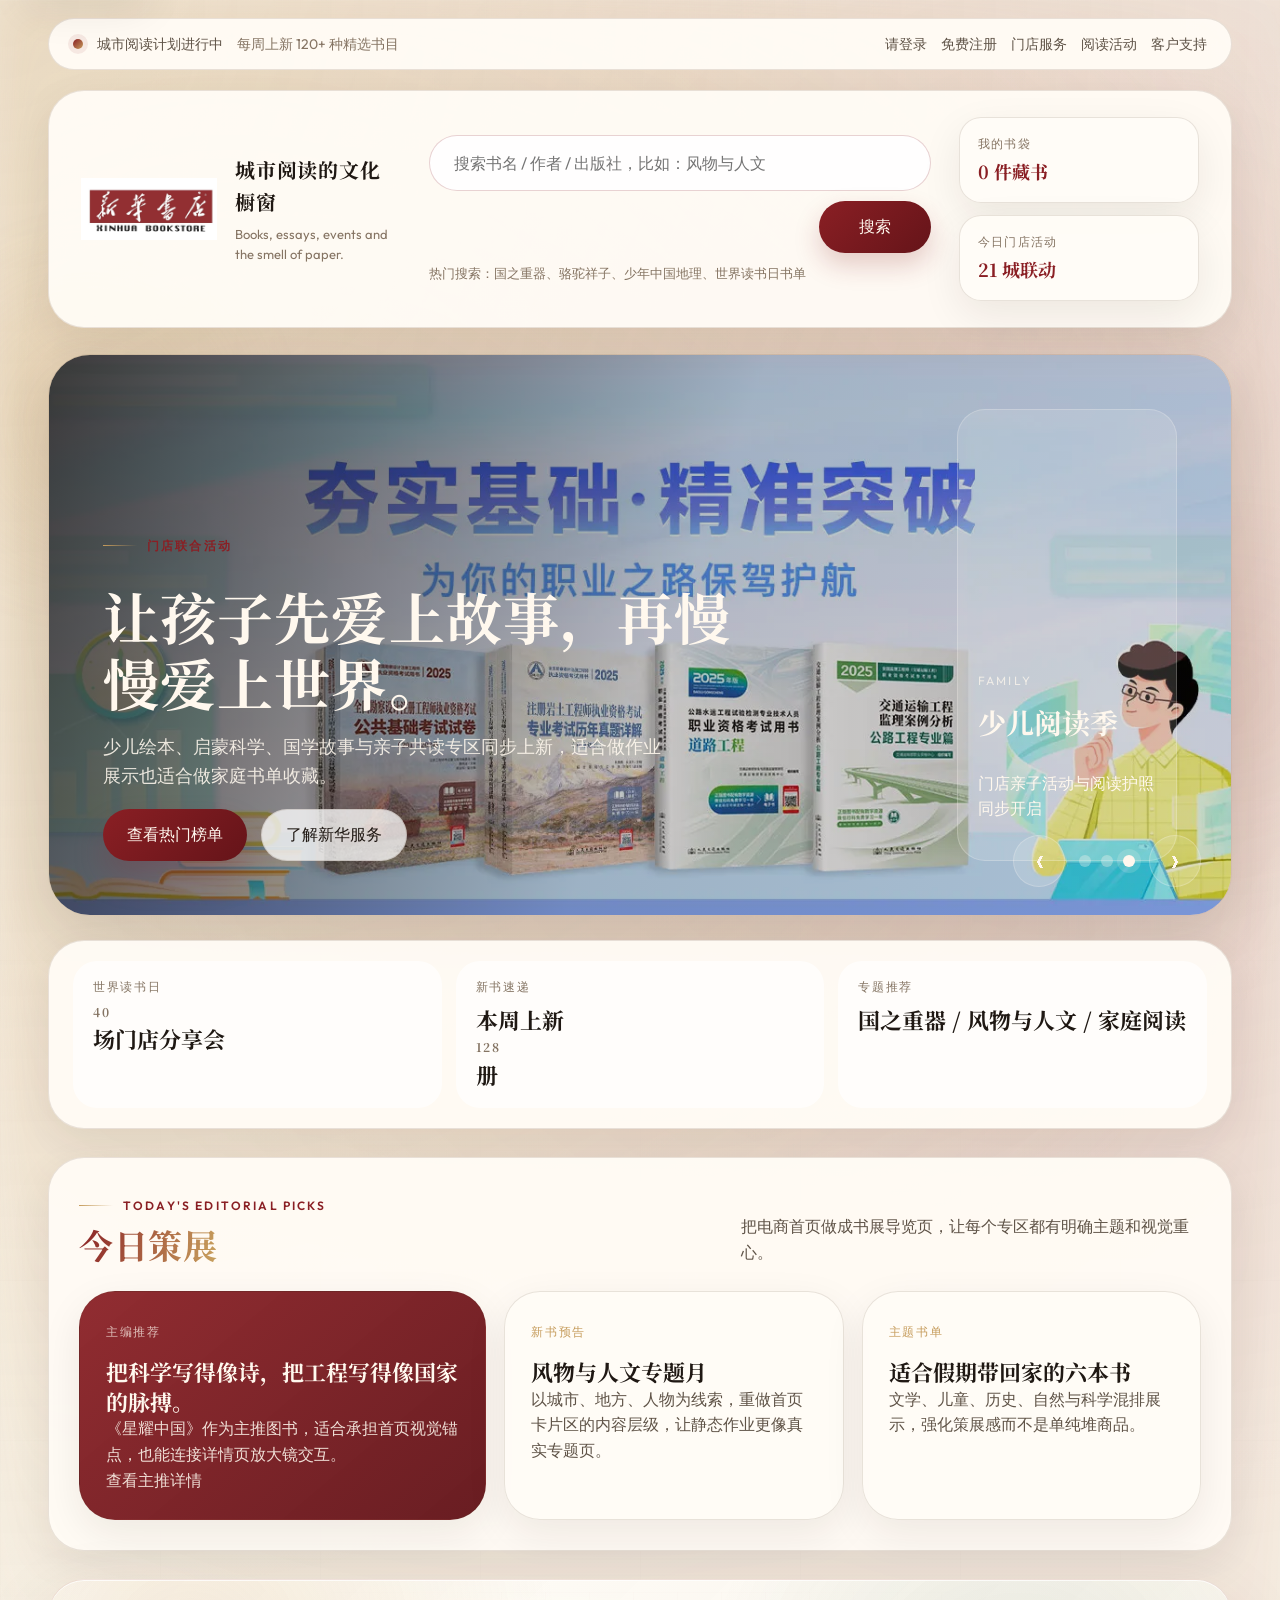
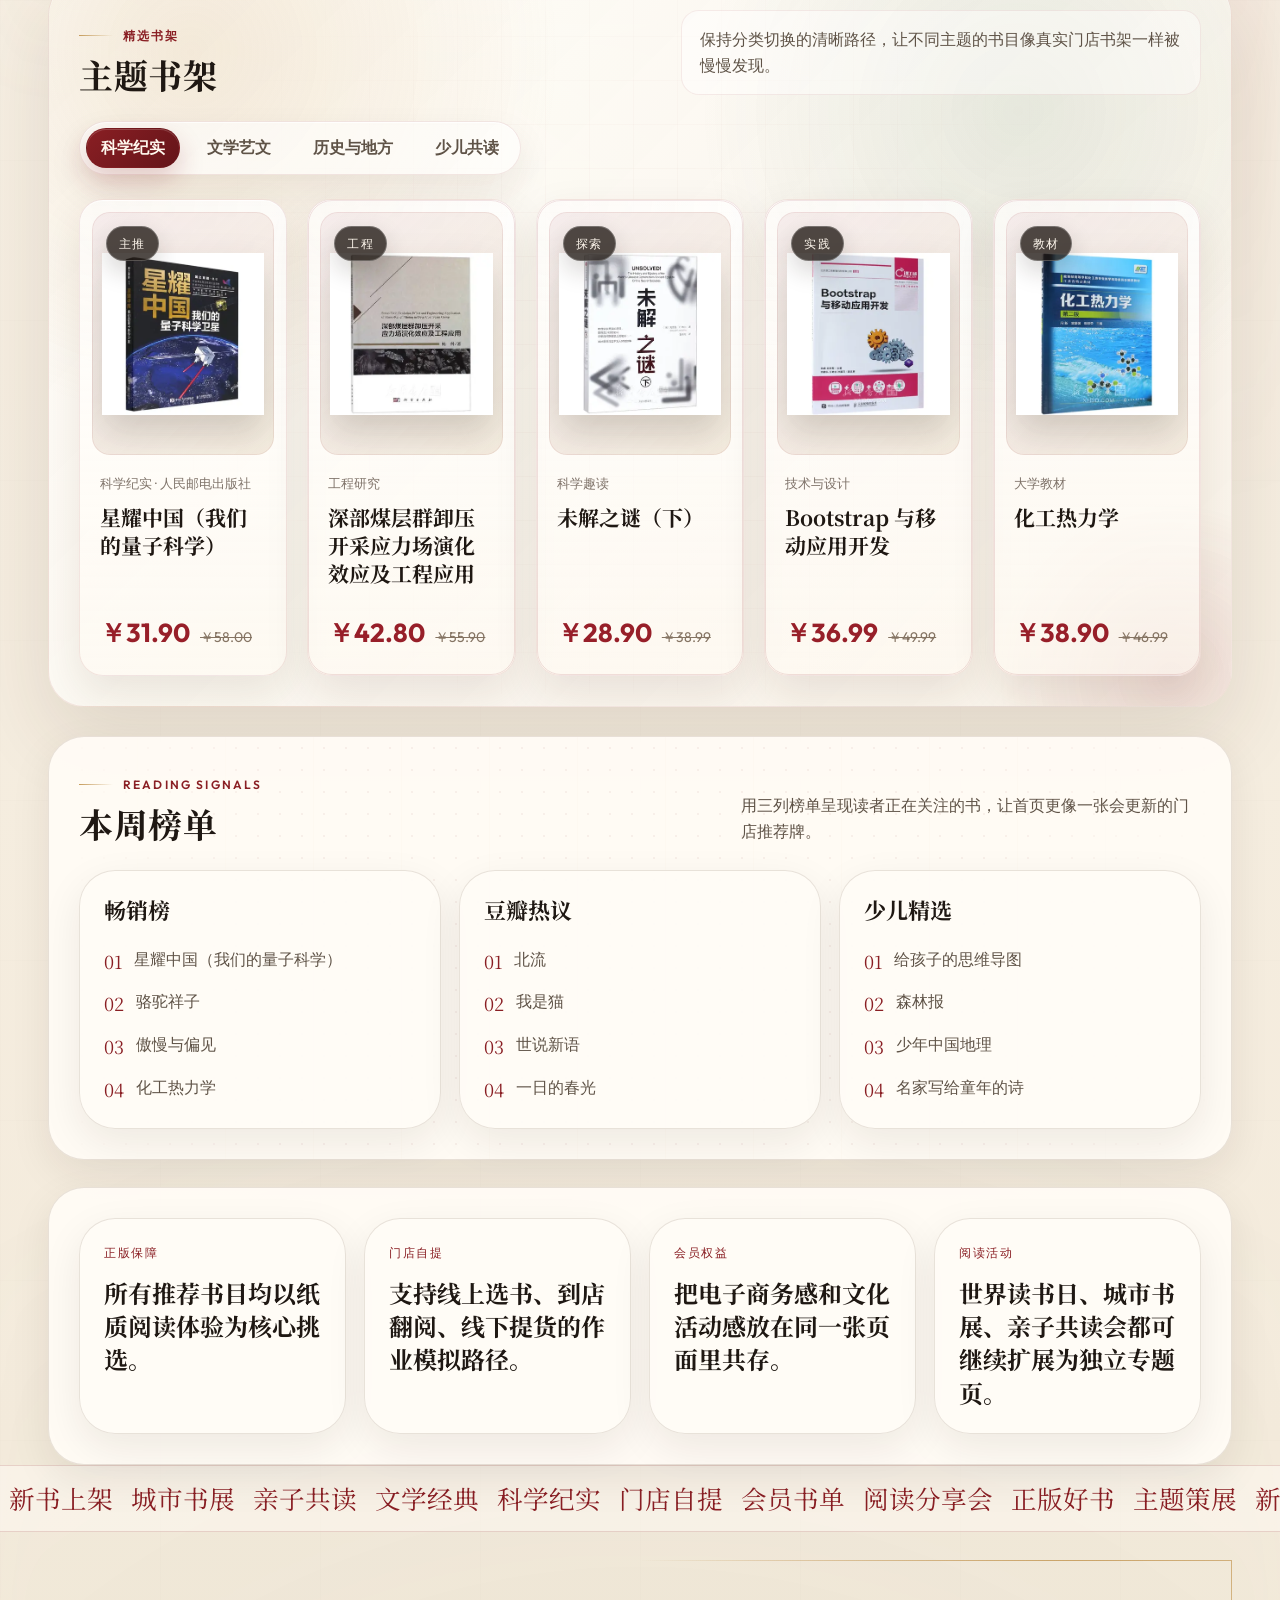
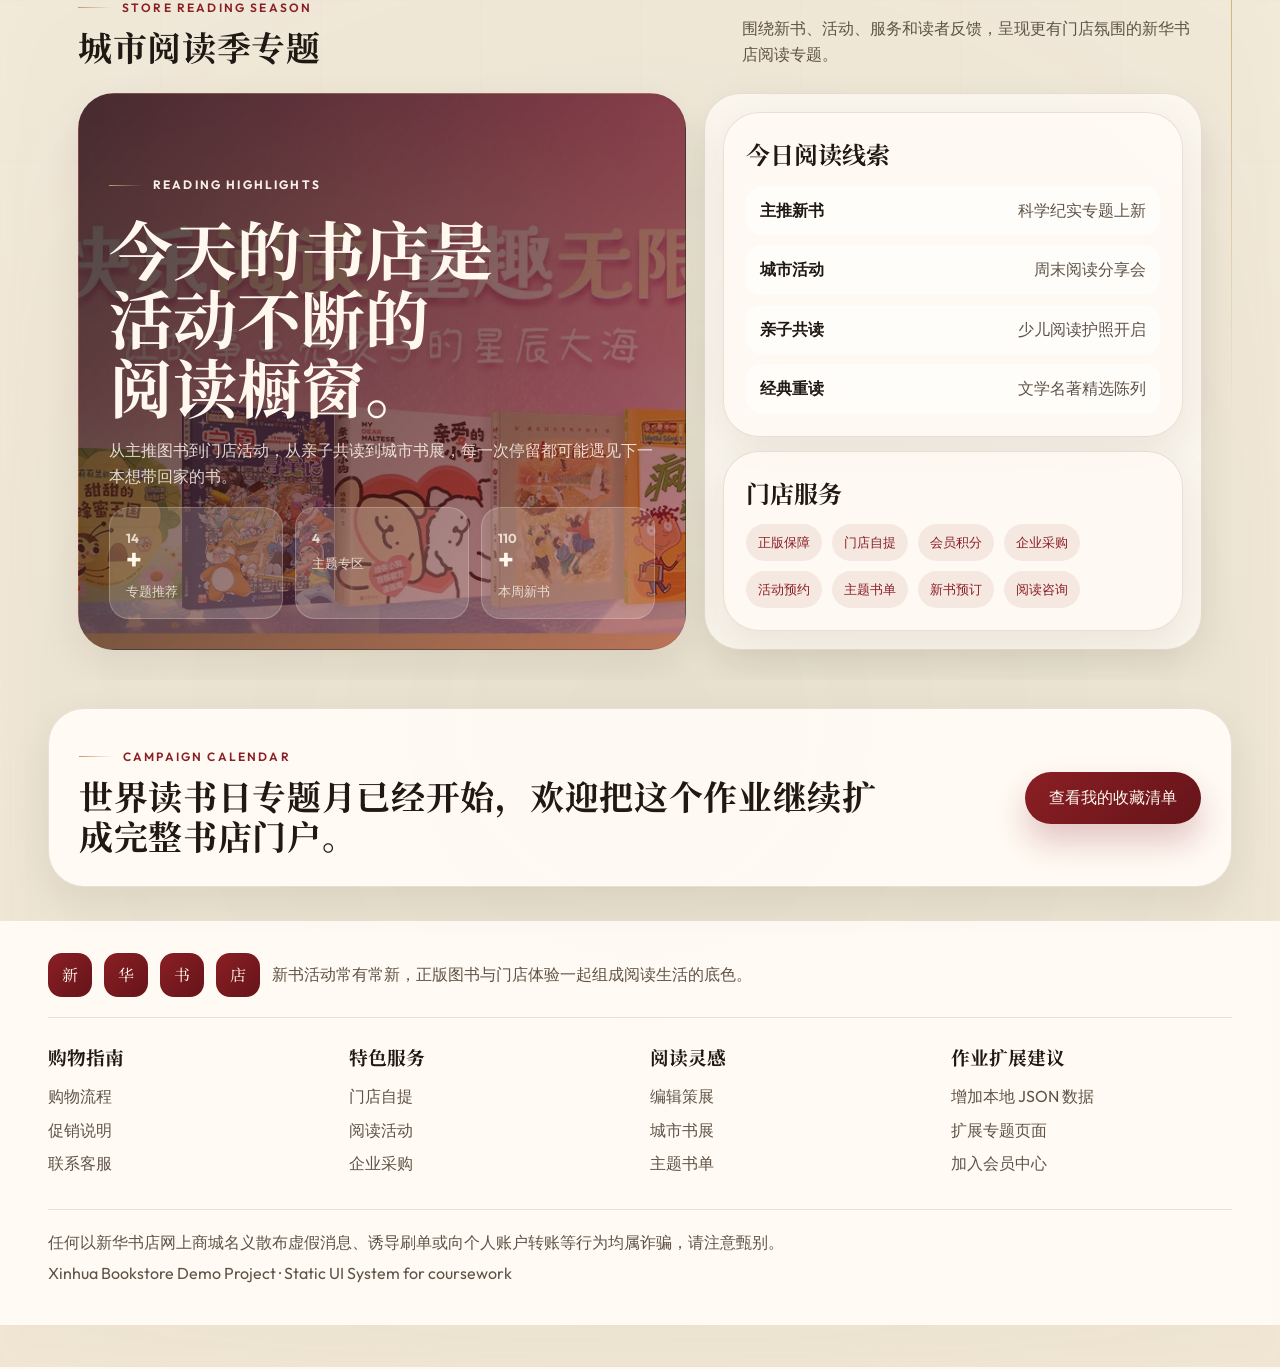
<file: index.html>
<!DOCTYPE html>
<html lang="zh-CN">

<head>
    <meta charset="UTF-8">
    <meta name="viewport" content="width=device-width, initial-scale=1.0">
    <title>新华书店 | 城市阅读的文化橱窗</title>
    <meta name="description" content="新华书店文化杂志风静态站，呈现新书、书单、主题策展与阅读活动。">
    <link rel="preconnect" href="https://fonts.googleapis.com">
    <link rel="preconnect" href="https://fonts.gstatic.com" crossorigin>
    <link href="https://fonts.googleapis.com/css2?family=Noto+Serif+SC:wght@500;700&family=Outfit:wght@400;500;600;700&display=swap" rel="stylesheet">
    <link rel="stylesheet" href="./styles/common.css">
    <link rel="stylesheet" href="./styles/index.css">
    <link rel="stylesheet" href="./styles/react-bits.css">
    <link rel="icon" type="image/png" sizes="32x32" href="./favicon_logosc1/favicon-32x32.png">
</head>

<body class="page-home">
    <div class="c-page-shell">
        <a class="c-skip-link" href="#main-content">跳到主要内容</a>
        <div class="c-paper-glow c-paper-glow--left"></div>
        <div class="c-paper-glow c-paper-glow--right"></div>

        <header class="c-site-topbar">
            <div class="c-shell c-site-topbar__inner">
                <div class="c-site-topbar__meta">
                    <span class="c-badge-dot"></span>
                    <span>城市阅读计划进行中</span>
                    <span class="u-muted">每周上新 120+ 种精选书目</span>
                </div>
                <nav class="c-site-topbar__nav" aria-label="辅助导航">
                    <a href="#">请登录</a>
                    <a href="#">免费注册</a>
                    <a href="#">门店服务</a>
                    <a href="#">阅读活动</a>
                    <a href="#">客户支持</a>
                </nav>
            </div>
        </header>

        <header class="c-site-header">
            <div class="c-shell c-site-header__inner">
                <a href="./index.html" class="c-brand-mark" aria-label="新华书店首页">
                    <img src="./images/logo.png" alt="新华书店">
                    <div class="c-brand-mark__text">
                        <strong>城市阅读的文化橱窗</strong>
                        <span>Books, essays, events and the smell of paper.</span>
                    </div>
                </a>

                <div class="c-search-panel">
                    <label class="u-sr-only" for="home-search">搜索图书</label>
                    <input id="home-search" class="c-search-panel__input" type="text" placeholder="搜索书名 / 作者 / 出版社，比如：风物与人文">
                    <button class="c-search-panel__button" type="button" data-search-trigger>搜索</button>
                    <p class="c-search-panel__hint">热门搜索：国之重器、骆驼祥子、少年中国地理、世界读书日书单</p>
                </div>

                <div class="c-header-actions">
                    <a href="./index1.html" class="c-mini-card">
                        <span class="c-mini-card__label">我的书袋</span>
                        <strong class="c-mini-card__value" data-cart-count>0 件藏书</strong>
                    </a>
                    <div class="c-mini-card c-mini-card--ghost">
                        <span class="c-mini-card__label">今日门店活动</span>
                        <strong class="c-mini-card__value">21 城联动</strong>
                    </div>
                </div>
            </div>
        </header>

        <main id="main-content">
            <section class="c-hero-banner c-shell" aria-label="主视觉轮播">
                <div class="c-hero-banner__frame">
                    <div class="c-hero-banner__rail" data-hero-rail tabindex="0">
                        <article class="c-hero-banner__slide is-active" data-slide aria-hidden="false" style="--hero-image:url('../images/banner1.jpg');">
                            <div class="c-hero-banner__copy">
                                <span class="c-overline">本周主策展</span>
                                <h1 data-rb-split>把城市的温度，翻成一页一页会发光的纸。</h1>
                                <p>从量子科学到地方风物，从少儿启蒙到文学经典，新华书店把阅读做成一场可漫游的文化展览。</p>
                                <div class="c-inline-actions">
                                    <a href="./index2.html" class="c-button c-button--primary rb-magnet">阅读主推图书</a>
                                    <a href="#shelf-section" class="c-button c-button--secondary rb-magnet">查看主题书架</a>
                                </div>
                            </div>
                            <div class="c-hero-banner__aside rb-star-border">
                                <span>VOL. 05</span>
                                <strong class="rb-shiny-text">星耀中国</strong>
                                <p>国之重器丛书特别展</p>
                            </div>
                        </article>

                        <article class="c-hero-banner__slide" data-slide aria-hidden="true" style="--hero-image:url('../images/banner2.webp');">
                            <div class="c-hero-banner__copy">
                                <span class="c-overline">主题月特展</span>
                                <h2>纸上春风计划，重新遇见文学与历史的共鸣。</h2>
                                <p>用整月时间串联文学、历史、儿童与地方文化专题，像逛展一样挑一本真正会留在你桌边的书。</p>
                                <div class="c-inline-actions">
                                    <a href="#editorial-panel" class="c-button c-button--primary">进入今日策展</a>
                                    <a href="./index1.html" class="c-button c-button--secondary">收藏本周心愿单</a>
                                </div>
                            </div>
                            <div class="c-hero-banner__aside">
                                <span>CURATION</span>
                                <strong>春日文学地图</strong>
                                <p>以阅读串起城市散步路线</p>
                            </div>
                        </article>

                        <article class="c-hero-banner__slide" data-slide aria-hidden="true" style="--hero-image:url('../images/banner3.jpg');">
                            <div class="c-hero-banner__copy">
                                <span class="c-overline">门店联合活动</span>
                                <h2>让孩子先爱上故事，再慢慢爱上世界。</h2>
                                <p>少儿绘本、启蒙科学、国学故事与亲子共读专区同步上新，适合做作业展示也适合做家庭书单收藏。</p>
                                <div class="c-inline-actions">
                                    <a href="#ranking-panel" class="c-button c-button--primary">查看热门榜单</a>
                                    <a href="#service-panel" class="c-button c-button--secondary">了解新华服务</a>
                                </div>
                            </div>
                            <div class="c-hero-banner__aside">
                                <span>FAMILY</span>
                                <strong>少儿阅读季</strong>
                                <p>门店亲子活动与阅读护照同步开启</p>
                            </div>
                        </article>
                    </div>

                    <div class="c-hero-banner__controls">
                        <button type="button" class="c-hero-banner__arrow" data-hero-prev aria-label="上一张">&#10094;</button>
                        <div class="c-hero-banner__dots" data-hero-dots aria-label="轮播分页"></div>
                        <button type="button" class="c-hero-banner__arrow" data-hero-next aria-label="下一张">&#10095;</button>
                    </div>
                </div>
            </section>

            <section class="c-shell c-marquee-strip rb-animated-list" data-reveal>
                <div class="c-marquee-strip__item">
                    <span>世界读书日</span>
                    <strong><span data-rb-count="40"></span> 场门店分享会</strong>
                </div>
                <div class="c-marquee-strip__item">
                    <span>新书速递</span>
                    <strong>本周上新 <span data-rb-count="128"></span> 册</strong>
                </div>
                <div class="c-marquee-strip__item">
                    <span>专题推荐</span>
                    <strong>国之重器 / 风物与人文 / 家庭阅读</strong>
                </div>
            </section>

            <section class="c-shell c-editorial-panel" id="editorial-panel" data-reveal>
                <div class="c-section-heading">
                    <div>
                        <span class="c-overline">Today&apos;s Editorial Picks</span>
                        <h2><span class="rb-gradient-text">今日策展</span></h2>
                    </div>
                    <p>把电商首页做成书展导览页，让每个专区都有明确主题和视觉重心。</p>
                </div>

                <div class="c-editorial-panel__grid">
                    <article class="c-editorial-card c-editorial-card--feature rb-spotlight-card rb-glare-hover">
                        <span class="c-editorial-card__tag">主编推荐</span>
                        <h3>把科学写得像诗，把工程写得像国家的脉搏。</h3>
                        <p>《星耀中国》作为主推图书，适合承担首页视觉锚点，也能连接详情页放大镜交互。</p>
                        <a href="./index2.html" class="c-text-link">查看主推详情</a>
                    </article>
                    <article class="c-editorial-card rb-spotlight-card">
                        <span class="c-editorial-card__tag">新书预告</span>
                        <h3>风物与人文专题月</h3>
                        <p>以城市、地方、人物为线索，重做首页卡片区的内容层级，让静态作业更像真实专题页。</p>
                    </article>
                    <article class="c-editorial-card rb-spotlight-card">
                        <span class="c-editorial-card__tag">主题书单</span>
                        <h3>适合假期带回家的六本书</h3>
                        <p>文学、儿童、历史、自然与科学混排展示，强化策展感而不是单纯堆商品。</p>
                    </article>
                </div>
            </section>

            <section class="c-shell c-shelf-panel" id="shelf-section" data-reveal>
                <div class="c-section-heading">
                    <div>
                        <span class="c-overline">精选书架</span>
                        <h2>主题书架</h2>
                    </div>
                    <p>保持分类切换的清晰路径，让不同主题的书目像真实门店书架一样被慢慢发现。</p>
                </div>

                <div class="c-category-tabs" role="tablist" aria-label="图书分类">
                    <button class="c-category-tabs__item is-active" type="button" role="tab" data-tab-target="science" aria-selected="true">科学纪实</button>
                    <button class="c-category-tabs__item" type="button" role="tab" data-tab-target="literature" aria-selected="false" tabindex="-1">文学艺文</button>
                    <button class="c-category-tabs__item" type="button" role="tab" data-tab-target="history" aria-selected="false" tabindex="-1">历史与地方</button>
                    <button class="c-category-tabs__item" type="button" role="tab" data-tab-target="children" aria-selected="false" tabindex="-1">少儿共读</button>
                </div>

                <div class="c-shelf-panel__content">
                    <div class="c-book-grid is-active" data-tab-panel="science" role="tabpanel" aria-hidden="false">
                    <article class="c-book-card c-book-card--wide rb-tilted-card rb-glare-hover" data-book-id="quantum-science-china" data-book-title="星耀中国（我们的量子科学）" data-book-category="科学纪实 · 人民邮电出版社" data-book-price="31.9" data-book-image="./images/kexue1.webp">
                            <div class="c-book-card__media">
                                <img src="./images/kexue1.webp" alt="星耀中国">
                                <span class="c-book-card__badge">主推</span>
                            </div>
                            <div class="c-book-card__body">
                                <div class="c-book-card__meta">科学纪实 · 人民邮电出版社</div>
                                <h3>星耀中国（我们的量子科学）</h3>
                                <p>把硬核科学翻译成公众也能读懂的叙事，这是它最适合做首页门面的原因。</p>
                                <div class="c-price-row">
                                    <strong>￥31.90</strong>
                                    <span>￥58.00</span>
                                </div>
                                <div class="c-book-card__actions">
                                    <a href="./index2.html" class="c-button c-button--primary">查看详情</a>
                                    <button type="button" class="c-chip-button" data-save-book>加入书单</button>
                                </div>
                            </div>
                        </article>

                        <article class="c-book-card rb-spotlight-card">
                            <div class="c-book-card__media"><img src="./images/kexue2.JPG" alt="深部煤层群卸压开采"><span class="c-book-card__badge">工程</span></div>
                            <div class="c-book-card__body">
                                <div class="c-book-card__meta">工程研究</div>
                                <h3>深部煤层群卸压开采应力场演化效应及工程应用</h3>
                                <div class="c-price-row"><strong>￥42.80</strong><span>￥55.90</span></div>
                            </div>
                        </article>
                        <article class="c-book-card rb-spotlight-card">
                            <div class="c-book-card__media"><img src="./images/kexue3.jpg" alt="未解之谜"><span class="c-book-card__badge">探索</span></div>
                            <div class="c-book-card__body">
                                <div class="c-book-card__meta">科学趣读</div>
                                <h3>未解之谜（下）</h3>
                                <div class="c-price-row"><strong>￥28.90</strong><span>￥38.99</span></div>
                            </div>
                        </article>
                        <article class="c-book-card rb-spotlight-card">
                            <div class="c-book-card__media"><img src="./images/kexue4.JPG" alt="移动应用开发"><span class="c-book-card__badge">实践</span></div>
                            <div class="c-book-card__body">
                                <div class="c-book-card__meta">技术与设计</div>
                                <h3>Bootstrap 与移动应用开发</h3>
                                <div class="c-price-row"><strong>￥36.99</strong><span>￥49.99</span></div>
                            </div>
                        </article>
                        <article class="c-book-card rb-spotlight-card">
                            <div class="c-book-card__media"><img src="./images/kexue5.webp" alt="化工热力学"><span class="c-book-card__badge">教材</span></div>
                            <div class="c-book-card__body">
                                <div class="c-book-card__meta">大学教材</div>
                                <h3>化工热力学</h3>
                                <div class="c-price-row"><strong>￥38.90</strong><span>￥46.99</span></div>
                            </div>
                        </article>
                    </div>

                    <div class="c-book-grid" data-tab-panel="literature" role="tabpanel" aria-hidden="true">
                        <article class="c-book-card c-book-card--wide" data-book-id="camel-xiangzi" data-book-title="骆驼祥子" data-book-category="现代文学 · 老舍" data-book-price="55" data-book-image="./images/wenxue1.jpg">
                            <div class="c-book-card__media">
                                <img src="./images/wenxue1.jpg" alt="骆驼祥子">
                                <span class="c-book-card__badge">经典</span>
                            </div>
                            <div class="c-book-card__body">
                                <div class="c-book-card__meta">现代文学 · 老舍</div>
                                <h3>骆驼祥子</h3>
                                <p>用一张更有书卷气的卡片去承接经典文学，会比普通商品宫格更有气质。</p>
                                <div class="c-price-row"><strong>￥55.00</strong><span>￥68.00</span></div>
                                <div class="c-book-card__actions">
                                    <button type="button" class="c-chip-button" data-save-book>收藏经典</button>
                                </div>
                            </div>
                        </article>
                        <article class="c-book-card"><div class="c-book-card__media"><img src="./images/wenxue2.jpg" alt="一日的春光"><span class="c-book-card__badge">散文</span></div><div class="c-book-card__body"><div class="c-book-card__meta">冰心作品</div><h3>一日的春光</h3><div class="c-price-row"><strong>￥45.88</strong><span>￥56.99</span></div></div></article>
                        <article class="c-book-card"><div class="c-book-card__media"><img src="./images/wenxue3.jpg" alt="我是猫"><span class="c-book-card__badge">小说</span></div><div class="c-book-card__body"><div class="c-book-card__meta">夏目漱石</div><h3>我是猫</h3><div class="c-price-row"><strong>￥41.99</strong><span>￥54.22</span></div></div></article>
                        <article class="c-book-card"><div class="c-book-card__media"><img src="./images/wenxue7.jpg" alt="昆虫记"><span class="c-book-card__badge">名著</span></div><div class="c-book-card__body"><div class="c-book-card__meta">博物书写</div><h3>昆虫记</h3><div class="c-price-row"><strong>￥34.99</strong><span>￥55.44</span></div></div></article>
                        <article class="c-book-card"><div class="c-book-card__media"><img src="./images/wenxue8.jpg" alt="傲慢与偏见"><span class="c-book-card__badge">译作</span></div><div class="c-book-card__body"><div class="c-book-card__meta">简·奥斯汀</div><h3>傲慢与偏见</h3><div class="c-price-row"><strong>￥41.99</strong><span>￥50.34</span></div></div></article>
                    </div>

                    <div class="c-book-grid" data-tab-panel="history" role="tabpanel" aria-hidden="true">
                        <article class="c-book-card c-book-card--wide">
                            <div class="c-book-card__media">
                                <img src="./images/lishi1.webp" alt="历史图书">
                                <span class="c-book-card__badge">地方志</span>
                            </div>
                            <div class="c-book-card__body">
                                <div class="c-book-card__meta">历史与地方</div>
                                <h3>把地方风物做成一条可阅读的路线</h3>
                                <p>历史类书架适合加入地图式描述和主题标语，增强“策展区”而不是“售卖区”的感觉。</p>
                                <div class="c-price-row"><strong>￥49.90</strong><span>￥69.00</span></div>
                            </div>
                        </article>
                        <article class="c-book-card"><div class="c-book-card__media"><img src="./images/lishi2.webp" alt="历史图书"><span class="c-book-card__badge">史学</span></div><div class="c-book-card__body"><div class="c-book-card__meta">通识阅读</div><h3>文明与秩序</h3><div class="c-price-row"><strong>￥35.80</strong><span>￥48.80</span></div></div></article>
                        <article class="c-book-card"><div class="c-book-card__media"><img src="./images/lishi3.webp" alt="历史图书"><span class="c-book-card__badge">人物</span></div><div class="c-book-card__body"><div class="c-book-card__meta">人物传记</div><h3>城与人的故事</h3><div class="c-price-row"><strong>￥33.60</strong><span>￥45.00</span></div></div></article>
                        <article class="c-book-card"><div class="c-book-card__media"><img src="./images/lishi4.jpg" alt="历史图书"><span class="c-book-card__badge">文化</span></div><div class="c-book-card__body"><div class="c-book-card__meta">地方文化</div><h3>行旅中的中国</h3><div class="c-price-row"><strong>￥39.40</strong><span>￥57.00</span></div></div></article>
                        <article class="c-book-card"><div class="c-book-card__media"><img src="./images/lishi5.webp" alt="历史图书"><span class="c-book-card__badge">专题</span></div><div class="c-book-card__body"><div class="c-book-card__meta">博物馆联读</div><h3>从展柜回到纸页</h3><div class="c-price-row"><strong>￥45.90</strong><span>￥62.00</span></div></div></article>
                    </div>

                    <div class="c-book-grid" data-tab-panel="children" role="tabpanel" aria-hidden="true">
                        <article class="c-book-card c-book-card--wide">
                            <div class="c-book-card__media">
                                <img src="./images/ertong1.webp" alt="儿童图书">
                                <span class="c-book-card__badge">亲子</span>
                            </div>
                            <div class="c-book-card__body">
                                <div class="c-book-card__meta">少儿共读</div>
                                <h3>先爱上故事，再慢慢爱上世界</h3>
                                <p>少儿区更适合加入明快色块和陪伴型文案，但仍然保持整站的文化杂志风基调。</p>
                                <div class="c-price-row"><strong>￥59.00</strong><span>￥88.00</span></div>
                            </div>
                        </article>
                        <article class="c-book-card"><div class="c-book-card__media"><img src="./images/ertong2.webp" alt="儿童图书"><span class="c-book-card__badge">启蒙</span></div><div class="c-book-card__body"><div class="c-book-card__meta">低龄阅读</div><h3>陪孩子看见自然</h3><div class="c-price-row"><strong>￥42.00</strong><span>￥66.00</span></div></div></article>
                        <article class="c-book-card"><div class="c-book-card__media"><img src="./images/ertong3.webp" alt="儿童图书"><span class="c-book-card__badge">科普</span></div><div class="c-book-card__body"><div class="c-book-card__meta">儿童科学</div><h3>给孩子看得懂的趣味物理</h3><div class="c-price-row"><strong>￥46.80</strong><span>￥59.80</span></div></div></article>
                        <article class="c-book-card"><div class="c-book-card__media"><img src="./images/ertong4.webp" alt="儿童图书"><span class="c-book-card__badge">国学</span></div><div class="c-book-card__body"><div class="c-book-card__meta">传统文化</div><h3>一天一个小古文</h3><div class="c-price-row"><strong>￥52.50</strong><span>￥79.00</span></div></div></article>
                        <article class="c-book-card"><div class="c-book-card__media"><img src="./images/ertong5.webp" alt="儿童图书"><span class="c-book-card__badge">绘本</span></div><div class="c-book-card__body"><div class="c-book-card__meta">家庭共读</div><h3>会发光的成长故事</h3><div class="c-price-row"><strong>￥38.20</strong><span>￥55.00</span></div></div></article>
                    </div>
                </div>
            </section>

            <section class="c-shell c-ranking-panel" id="ranking-panel" data-reveal>
                <div class="rb-dot-grid" aria-hidden="true"></div>
                <div class="c-section-heading">
                    <div>
                        <span class="c-overline">Reading Signals</span>
                        <h2>本周榜单</h2>
                    </div>
                    <p>用三列榜单呈现读者正在关注的书，让首页更像一张会更新的门店推荐牌。</p>
                </div>

                <div class="c-ranking-panel__grid">
                    <article class="c-ranking-card rb-spotlight-card">
                        <h3>畅销榜</h3>
                        <ol>
                            <li><span>01</span><strong>星耀中国（我们的量子科学）</strong></li>
                            <li><span>02</span><strong>骆驼祥子</strong></li>
                            <li><span>03</span><strong>傲慢与偏见</strong></li>
                            <li><span>04</span><strong>化工热力学</strong></li>
                        </ol>
                    </article>
                    <article class="c-ranking-card rb-spotlight-card">
                        <h3>豆瓣热议</h3>
                        <ol>
                            <li><span>01</span><strong>北流</strong></li>
                            <li><span>02</span><strong>我是猫</strong></li>
                            <li><span>03</span><strong>世说新语</strong></li>
                            <li><span>04</span><strong>一日的春光</strong></li>
                        </ol>
                    </article>
                    <article class="c-ranking-card rb-spotlight-card">
                        <h3>少儿精选</h3>
                        <ol>
                            <li><span>01</span><strong>给孩子的思维导图</strong></li>
                            <li><span>02</span><strong>森林报</strong></li>
                            <li><span>03</span><strong>少年中国地理</strong></li>
                            <li><span>04</span><strong>名家写给童年的诗</strong></li>
                        </ol>
                    </article>
                </div>
            </section>

            <section class="c-shell c-feature-strip" id="service-panel" data-reveal>
                <article class="c-feature-strip__card rb-spotlight-card">
                    <span>正版保障</span>
                    <h3>所有推荐书目均以纸质阅读体验为核心挑选。</h3>
                </article>
                <article class="c-feature-strip__card rb-spotlight-card">
                    <span>门店自提</span>
                    <h3>支持线上选书、到店翻阅、线下提货的作业模拟路径。</h3>
                </article>
                <article class="c-feature-strip__card rb-spotlight-card">
                    <span>会员权益</span>
                    <h3>把电子商务感和文化活动感放在同一张页面里共存。</h3>
                </article>
                <article class="c-feature-strip__card rb-spotlight-card">
                    <span>阅读活动</span>
                    <h3>世界读书日、城市书展、亲子共读会都可继续扩展为独立专题页。</h3>
                </article>
            </section>

            <section class="rb-velocity-strip" aria-label="新华书店阅读主题跑马灯">
                <div class="rb-velocity-strip__track">
                    <div class="rb-velocity-strip__line">
                        <span>新书上架</span><span>城市书展</span><span>亲子共读</span><span>文学经典</span><span>科学纪实</span><span>门店自提</span><span>会员书单</span><span>阅读分享会</span><span>正版好书</span><span>主题策展</span>
                    </div>
                    <div class="rb-velocity-strip__line" aria-hidden="true">
                        <span>新书上架</span><span>城市书展</span><span>亲子共读</span><span>文学经典</span><span>科学纪实</span><span>门店自提</span><span>会员书单</span><span>阅读分享会</span><span>正版好书</span><span>主题策展</span>
                    </div>
                </div>
            </section>

            <section class="c-shell rb-bits-lab rb-star-border" id="react-bits-lab" data-reveal>
                <div class="c-section-heading">
                    <div>
                        <span class="c-overline">Store Reading Season</span>
                        <h2>城市阅读季专题</h2>
                    </div>
                    <p>围绕新书、活动、服务和读者反馈，呈现更有门店氛围的新华书店阅读专题。</p>
                </div>

                <div class="rb-bits-lab__grid">
                    <article class="rb-bits-lab__hero rb-glare-hover">
                        <span class="c-overline rb-shiny-text">Reading Highlights</span>
                        <h3>今天的书店是 <span data-rb-rotate="新书满架的|活动不断的|适合慢逛的"></span> 阅读橱窗。</h3>
                        <p>从主推图书到门店活动，从亲子共读到城市书展，每一次停留都可能遇见下一本想带回家的书。</p>
                        <div class="rb-bits-lab__metrics">
                            <div class="rb-bits-lab__metric">
                                <strong><span data-rb-count="14"></span>+</strong>
                                <span>专题推荐</span>
                            </div>
                            <div class="rb-bits-lab__metric">
                                <strong><span data-rb-count="4"></span></strong>
                                <span>主题专区</span>
                            </div>
                            <div class="rb-bits-lab__metric">
                                <strong><span data-rb-count="110"></span>+</strong>
                                <span>本周新书</span>
                            </div>
                        </div>
                    </article>

                    <div class="rb-bits-lab__stack rb-animated-list">
                        <article class="rb-bits-lab__panel rb-spotlight-card">
                            <h3>今日阅读线索</h3>
                            <ul class="rb-bits-list">
                                <li><strong>主推新书</strong><span>科学纪实专题上新</span></li>
                                <li><strong>城市活动</strong><span>周末阅读分享会</span></li>
                                <li><strong>亲子共读</strong><span>少儿阅读护照开启</span></li>
                                <li><strong>经典重读</strong><span>文学名著精选陈列</span></li>
                            </ul>
                        </article>
                        <article class="rb-bits-lab__panel rb-spotlight-card">
                            <h3>门店服务</h3>
                            <div class="rb-bits-tag-cloud">
                                <span>正版保障</span>
                                <span>门店自提</span>
                                <span>会员积分</span>
                                <span>企业采购</span>
                                <span>活动预约</span>
                                <span>主题书单</span>
                                <span>新书预订</span>
                                <span>阅读咨询</span>
                            </div>
                        </article>
                    </div>
                </div>
            </section>

            <section class="c-shell c-campaign-banner" data-reveal>
                <div>
                    <span class="c-overline">Campaign Calendar</span>
                    <h2>世界读书日专题月已经开始，欢迎把这个作业继续扩成完整书店门户。</h2>
                </div>
                <a href="./index1.html" class="c-button c-button--primary">查看我的收藏清单</a>
            </section>
        </main>

        <footer class="c-site-footer" data-reveal>
            <div class="c-shell">
                <div class="c-site-footer__motto">
                    <span>新</span>
                    <span>华</span>
                    <span>书</span>
                    <span>店</span>
                    <p>新书活动常有常新，正版图书与门店体验一起组成阅读生活的底色。</p>
                </div>

                <div class="c-site-footer__grid">
                    <div>
                        <h3>购物指南</h3>
                        <a href="#">购物流程</a>
                        <a href="#">促销说明</a>
                        <a href="#">联系客服</a>
                    </div>
                    <div>
                        <h3>特色服务</h3>
                        <a href="#">门店自提</a>
                        <a href="#">阅读活动</a>
                        <a href="#">企业采购</a>
                    </div>
                    <div>
                        <h3>阅读灵感</h3>
                        <a href="#">编辑策展</a>
                        <a href="#">城市书展</a>
                        <a href="#">主题书单</a>
                    </div>
                    <div>
                        <h3>作业扩展建议</h3>
                        <a href="#">增加本地 JSON 数据</a>
                        <a href="#">扩展专题页面</a>
                        <a href="#">加入会员中心</a>
                    </div>
                </div>

                <div class="c-site-footer__bottom">
                    <p>任何以新华书店网上商城名义散布虚假消息、诱导刷单或向个人账户转账等行为均属诈骗，请注意甄别。</p>
                    <p class="u-muted">Xinhua Bookstore Demo Project · Static UI System for coursework</p>
                </div>
            </div>
        </footer>

        <button type="button" class="c-to-top" aria-label="返回顶部" data-to-top>TOP</button>
    </div>

    <div class="c-toast-stack" aria-live="polite" aria-atomic="true"></div>

    <script type="module" src="./js/shared.js"></script>
    <script type="module" src="./js/search.js"></script>
    <script type="module" src="./js/cart.js"></script>
    <script type="module" src="./js/home.js"></script>
    <script type="module" src="./js/react-bits.js"></script>
</body>

</html>
</file>
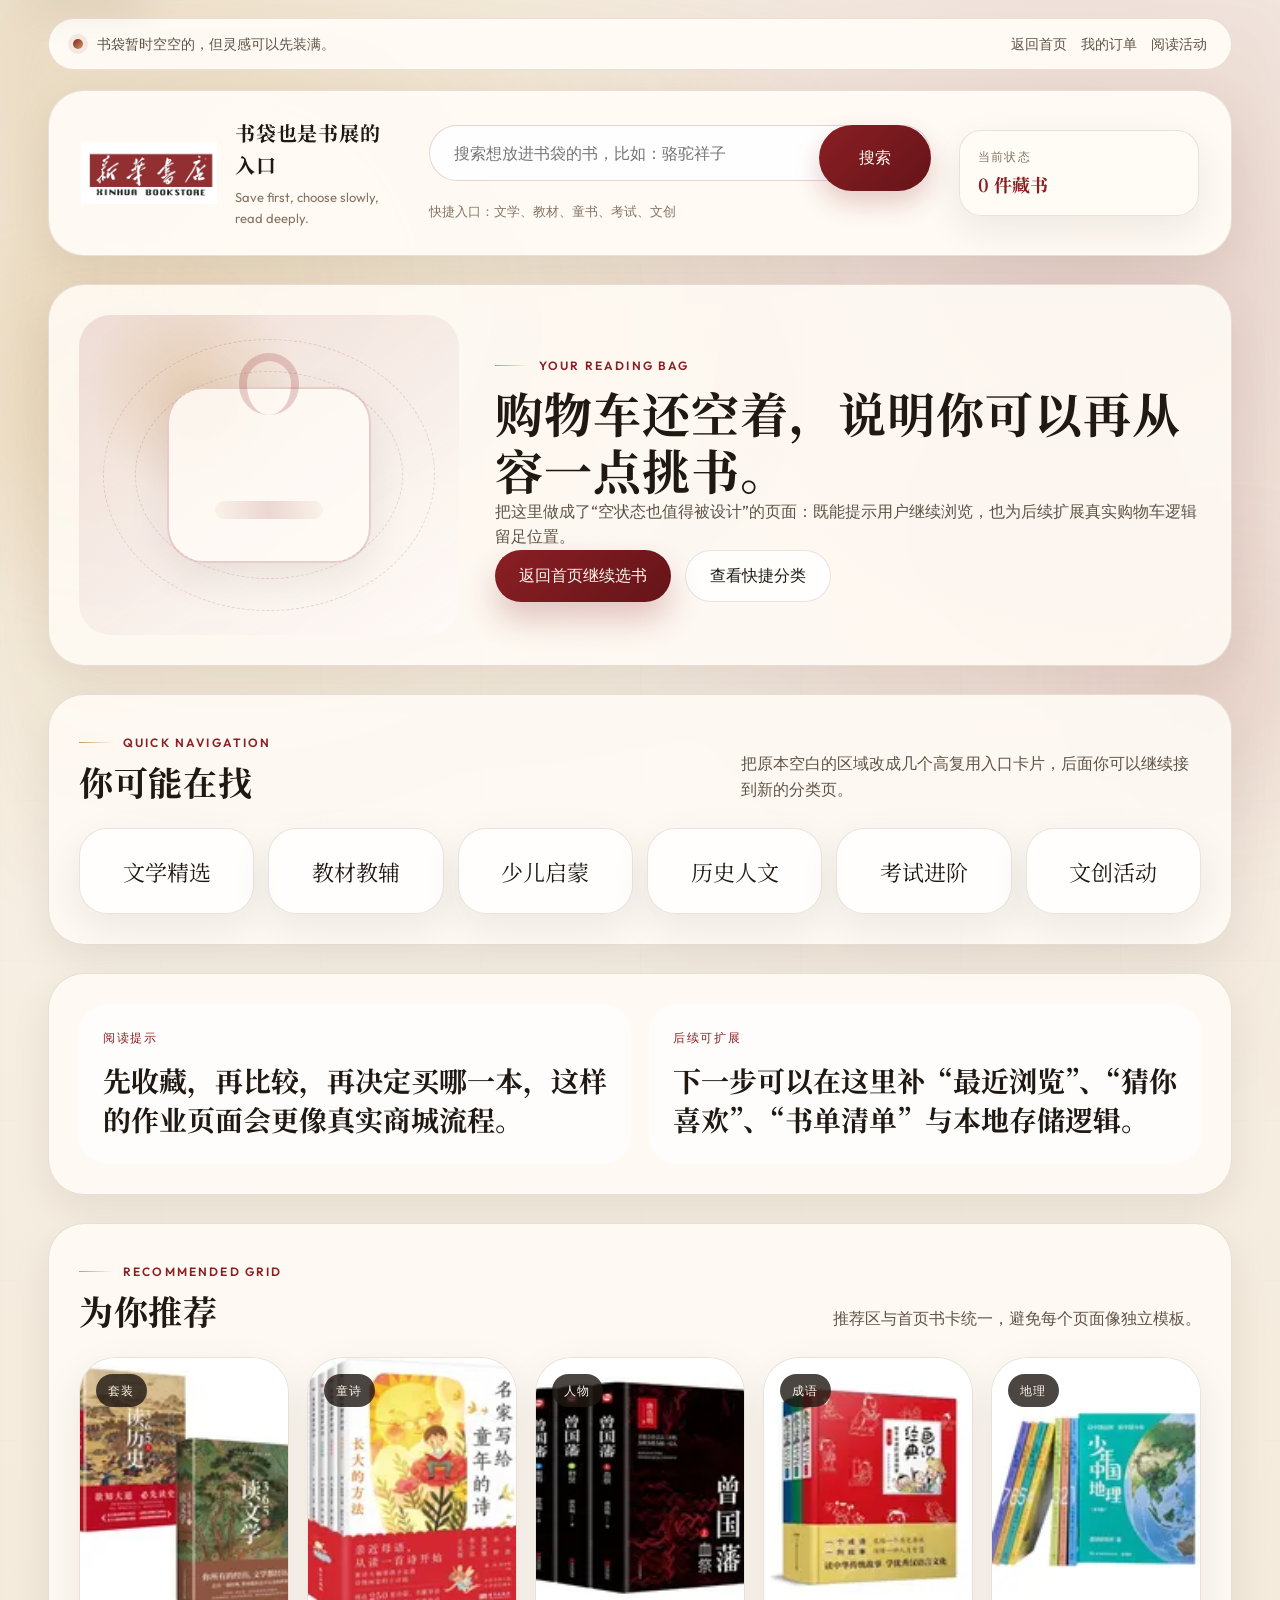
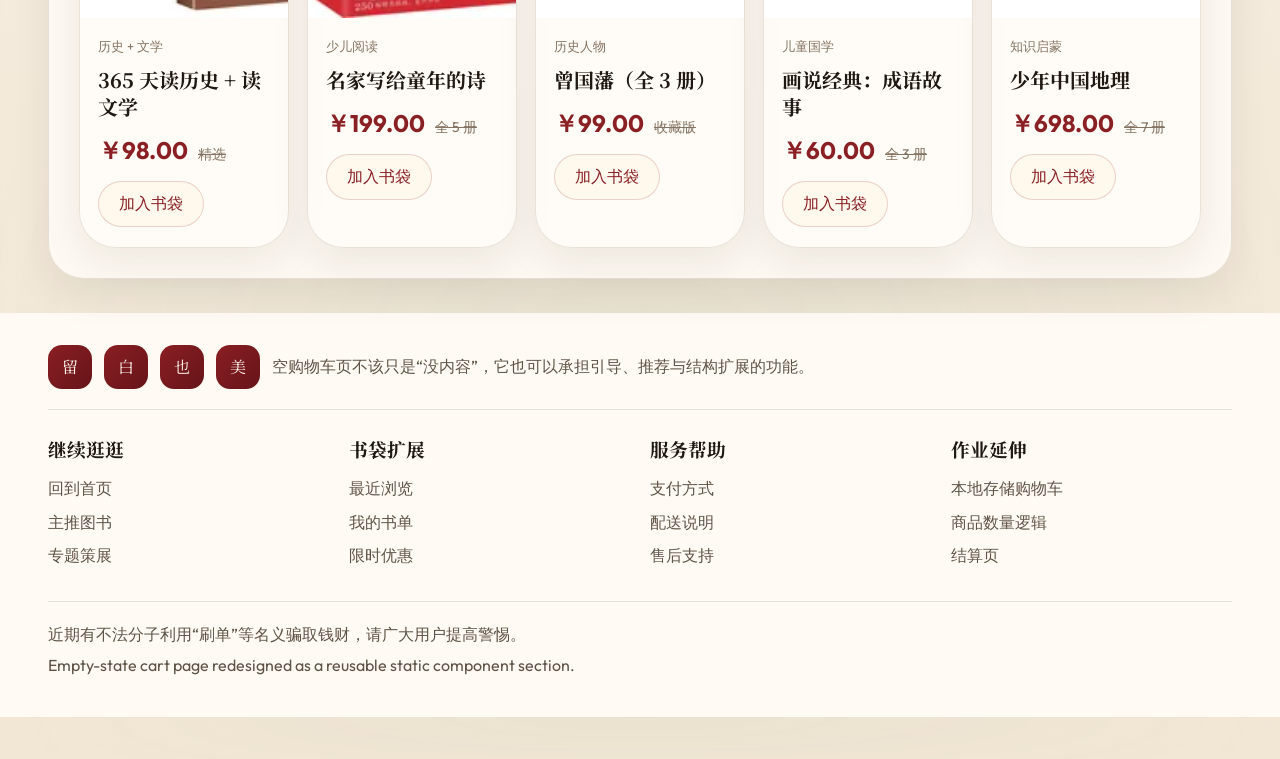
<file: index1.html>
<!DOCTYPE html>
<html lang="zh-CN">

<head>
    <meta charset="UTF-8">
    <meta name="viewport" content="width=device-width, initial-scale=1.0">
    <title>我的书袋 | 新华书店</title>
    <meta name="description" content="新华书店静态站空购物车页面，升级为可继续扩展的文化风书袋页。">
    <link rel="preconnect" href="https://fonts.googleapis.com">
    <link rel="preconnect" href="https://fonts.gstatic.com" crossorigin>
    <link href="https://fonts.googleapis.com/css2?family=Noto+Serif+SC:wght@500;700&family=Outfit:wght@400;500;600;700&display=swap" rel="stylesheet">
    <link rel="stylesheet" href="./styles/common.css">
    <link rel="stylesheet" href="./styles/index1.css">
    <link rel="stylesheet" href="./styles/react-bits.css">
    <link rel="icon" type="image/png" sizes="32x32" href="./favicon_logosc1/favicon-32x32.png">
</head>

<body class="page-cart">
    <div class="c-page-shell">
        <a class="c-skip-link" href="#main-content">跳到主要内容</a>
        <div class="c-paper-glow c-paper-glow--left"></div>
        <div class="c-paper-glow c-paper-glow--right"></div>

        <header class="c-site-topbar">
            <div class="c-shell c-site-topbar__inner">
                <div class="c-site-topbar__meta">
                    <span class="c-badge-dot"></span>
                    <span>书袋暂时空空的，但灵感可以先装满。</span>
                </div>
                <nav class="c-site-topbar__nav" aria-label="辅助导航">
                    <a href="./index.html">返回首页</a>
                    <a href="#">我的订单</a>
                    <a href="#">阅读活动</a>
                </nav>
            </div>
        </header>

        <header class="c-site-header">
            <div class="c-shell c-site-header__inner">
                <a href="./index.html" class="c-brand-mark" aria-label="新华书店首页">
                    <img src="./images/logo.png" alt="新华书店">
                    <div class="c-brand-mark__text">
                        <strong>书袋也是书展的入口</strong>
                        <span>Save first, choose slowly, read deeply.</span>
                    </div>
                </a>

                <div class="c-search-panel">
                    <label class="u-sr-only" for="cart-search">搜索图书</label>
                    <input id="cart-search" class="c-search-panel__input" type="text" placeholder="搜索想放进书袋的书，比如：骆驼祥子">
                    <button class="c-search-panel__button" type="button" data-search-trigger>搜索</button>
                    <p class="c-search-panel__hint">快捷入口：文学、教材、童书、考试、文创</p>
                </div>

                <div class="c-header-actions">
                    <div class="c-mini-card">
                        <span class="c-mini-card__label">当前状态</span>
                        <strong class="c-mini-card__value" data-cart-count>0 件藏书</strong>
                    </div>
                </div>
            </div>
        </header>

        <main id="main-content">
            <section class="c-shell c-cart-filled-panel" data-reveal data-cart-filled hidden>
                <div class="c-section-heading">
                    <div>
                        <span class="c-overline">Reading Bag</span>
                        <h2><span class="rb-gradient-text">我的书袋</span></h2>
                    </div>
                    <p>这里会读取你刚刚收藏的图书，并保留在浏览器本地，方便继续扩展成真正的静态购物车流程。</p>
                </div>

                <div class="c-cart-layout">
                    <div class="c-cart-list" data-cart-list></div>
                    <aside class="c-cart-summary-card rb-spotlight-card rb-star-border">
                        <span class="c-overline">Summary</span>
                        <h3 data-cart-summary>0 本图书</h3>
                        <strong data-cart-total>￥0.00</strong>
                        <p>当前是静态课程项目版本，数据仅保存在本地浏览器。</p>
                        <div class="c-inline-actions">
                            <a href="./index.html" class="c-button c-button--primary rb-magnet">继续选书</a>
                            <button type="button" class="c-button c-button--secondary" data-cart-clear>清空书袋</button>
                        </div>
                    </aside>
                </div>
            </section>

            <section class="c-shell c-empty-cart-hero rb-spotlight-card rb-glare-hover" data-reveal data-cart-empty>
                <div class="c-empty-cart-hero__illustration">
                    <div class="c-empty-cart-hero__bag"></div>
                    <div class="c-empty-cart-hero__orbit c-empty-cart-hero__orbit--one"></div>
                    <div class="c-empty-cart-hero__orbit c-empty-cart-hero__orbit--two"></div>
                </div>
                <div class="c-empty-cart-hero__copy">
                    <span class="c-overline">Your Reading Bag</span>
                    <h1 data-rb-split>购物车还空着，说明你可以再从容一点挑书。</h1>
                    <p>把这里做成了“空状态也值得被设计”的页面：既能提示用户继续浏览，也为后续扩展真实购物车逻辑留足位置。</p>
                    <div class="c-inline-actions">
                        <a href="./index.html" class="c-button c-button--primary rb-magnet">返回首页继续选书</a>
                        <a href="#quick-links" class="c-button c-button--secondary">查看快捷分类</a>
                    </div>
                </div>
            </section>

            <section class="c-shell c-quick-links-panel" id="quick-links" data-reveal>
                <div class="c-section-heading">
                    <div>
                        <span class="c-overline">Quick Navigation</span>
                        <h2>你可能在找</h2>
                    </div>
                    <p>把原本空白的区域改成几个高复用入口卡片，后面你可以继续接到新的分类页。</p>
                </div>

                <div class="c-pill-grid">
                    <a href="./index.html#shelf-section" class="c-pill-card">文学精选</a>
                    <a href="./index.html#shelf-section" class="c-pill-card">教材教辅</a>
                    <a href="./index.html#shelf-section" class="c-pill-card">少儿启蒙</a>
                    <a href="./index.html#shelf-section" class="c-pill-card">历史人文</a>
                    <a href="./index.html#shelf-section" class="c-pill-card">考试进阶</a>
                    <a href="./index.html#service-panel" class="c-pill-card">文创活动</a>
                </div>
            </section>

            <section class="c-shell c-reading-note-strip" data-reveal>
                <article>
                    <span>阅读提示</span>
                    <h3>先收藏，再比较，再决定买哪一本，这样的作业页面会更像真实商城流程。</h3>
                </article>
                <article>
                    <span>后续可扩展</span>
                    <h3>下一步可以在这里补“最近浏览”、“猜你喜欢”、“书单清单”与本地存储逻辑。</h3>
                </article>
            </section>

            <section class="c-shell c-recommend-panel" data-reveal>
                <div class="c-section-heading">
                    <div>
                        <span class="c-overline">Recommended Grid</span>
                        <h2>为你推荐</h2>
                    </div>
                    <p>推荐区与首页书卡统一，避免每个页面像独立模板。</p>
                </div>

                <div class="c-recommend-grid">
                    <article class="c-book-card" data-book-id="history-literature-365" data-book-title="365 天读历史 + 读文学" data-book-category="历史 + 文学" data-book-price="98" data-book-image="./images/tuijian1.png"><div class="c-book-card__media"><img src="./images/tuijian1.png" alt="365天读历史+读文学"><span class="c-book-card__badge">套装</span></div><div class="c-book-card__body"><div class="c-book-card__meta">历史 + 文学</div><h3>365 天读历史 + 读文学</h3><div class="c-price-row"><strong>￥98.00</strong><span>精选</span></div><div class="c-book-card__actions"><button type="button" class="c-chip-button" data-save-book>加入书袋</button></div></div></article>
                    <article class="c-book-card" data-book-id="poetry-for-childhood" data-book-title="名家写给童年的诗" data-book-category="少儿阅读" data-book-price="199" data-book-image="./images/tuijian2.png"><div class="c-book-card__media"><img src="./images/tuijian2.png" alt="名家写给童年的诗"><span class="c-book-card__badge">童诗</span></div><div class="c-book-card__body"><div class="c-book-card__meta">少儿阅读</div><h3>名家写给童年的诗</h3><div class="c-price-row"><strong>￥199.00</strong><span>全 5 册</span></div><div class="c-book-card__actions"><button type="button" class="c-chip-button" data-save-book>加入书袋</button></div></div></article>
                    <article class="c-book-card" data-book-id="zengguofan-3" data-book-title="曾国藩（全 3 册）" data-book-category="历史人物" data-book-price="99" data-book-image="./images/tuijian4.png"><div class="c-book-card__media"><img src="./images/tuijian4.png" alt="曾国藩"><span class="c-book-card__badge">人物</span></div><div class="c-book-card__body"><div class="c-book-card__meta">历史人物</div><h3>曾国藩（全 3 册）</h3><div class="c-price-row"><strong>￥99.00</strong><span>收藏版</span></div><div class="c-book-card__actions"><button type="button" class="c-chip-button" data-save-book>加入书袋</button></div></div></article>
                    <article class="c-book-card" data-book-id="idiom-stories" data-book-title="画说经典：成语故事" data-book-category="儿童国学" data-book-price="60" data-book-image="./images/tuijian7.png"><div class="c-book-card__media"><img src="./images/tuijian7.png" alt="画说经典"><span class="c-book-card__badge">成语</span></div><div class="c-book-card__body"><div class="c-book-card__meta">儿童国学</div><h3>画说经典：成语故事</h3><div class="c-price-row"><strong>￥60.00</strong><span>全 3 册</span></div><div class="c-book-card__actions"><button type="button" class="c-chip-button" data-save-book>加入书袋</button></div></div></article>
                    <article class="c-book-card" data-book-id="young-china-geography" data-book-title="少年中国地理" data-book-category="知识启蒙" data-book-price="698" data-book-image="./images/tuijian10.png"><div class="c-book-card__media"><img src="./images/tuijian10.png" alt="少年中国地理"><span class="c-book-card__badge">地理</span></div><div class="c-book-card__body"><div class="c-book-card__meta">知识启蒙</div><h3>少年中国地理</h3><div class="c-price-row"><strong>￥698.00</strong><span>全 7 册</span></div><div class="c-book-card__actions"><button type="button" class="c-chip-button" data-save-book>加入书袋</button></div></div></article>
                </div>
            </section>
        </main>

        <footer class="c-site-footer" data-reveal>
            <div class="c-shell">
                <div class="c-site-footer__motto">
                    <span>留</span>
                    <span>白</span>
                    <span>也</span>
                    <span>美</span>
                    <p>空购物车页不该只是“没内容”，它也可以承担引导、推荐与结构扩展的功能。</p>
                </div>
                <div class="c-site-footer__grid">
                    <div><h3>继续逛逛</h3><a href="./index.html">回到首页</a><a href="./index2.html">主推图书</a><a href="#">专题策展</a></div>
                    <div><h3>书袋扩展</h3><a href="#">最近浏览</a><a href="#">我的书单</a><a href="#">限时优惠</a></div>
                    <div><h3>服务帮助</h3><a href="#">支付方式</a><a href="#">配送说明</a><a href="#">售后支持</a></div>
                    <div><h3>作业延伸</h3><a href="#">本地存储购物车</a><a href="#">商品数量逻辑</a><a href="#">结算页</a></div>
                </div>
                <div class="c-site-footer__bottom">
                    <p>近期有不法分子利用“刷单”等名义骗取钱财，请广大用户提高警惕。</p>
                    <p class="u-muted">Empty-state cart page redesigned as a reusable static component section.</p>
                </div>
            </div>
        </footer>

        <button type="button" class="c-to-top" aria-label="返回顶部" data-to-top>TOP</button>
    </div>

    <div class="c-toast-stack" aria-live="polite" aria-atomic="true"></div>

    <script type="module" src="./js/shared.js"></script>
    <script type="module" src="./js/search.js"></script>
    <script type="module" src="./js/cart.js"></script>
    <script type="module" src="./js/react-bits.js"></script>
</body>

</html>
</file>
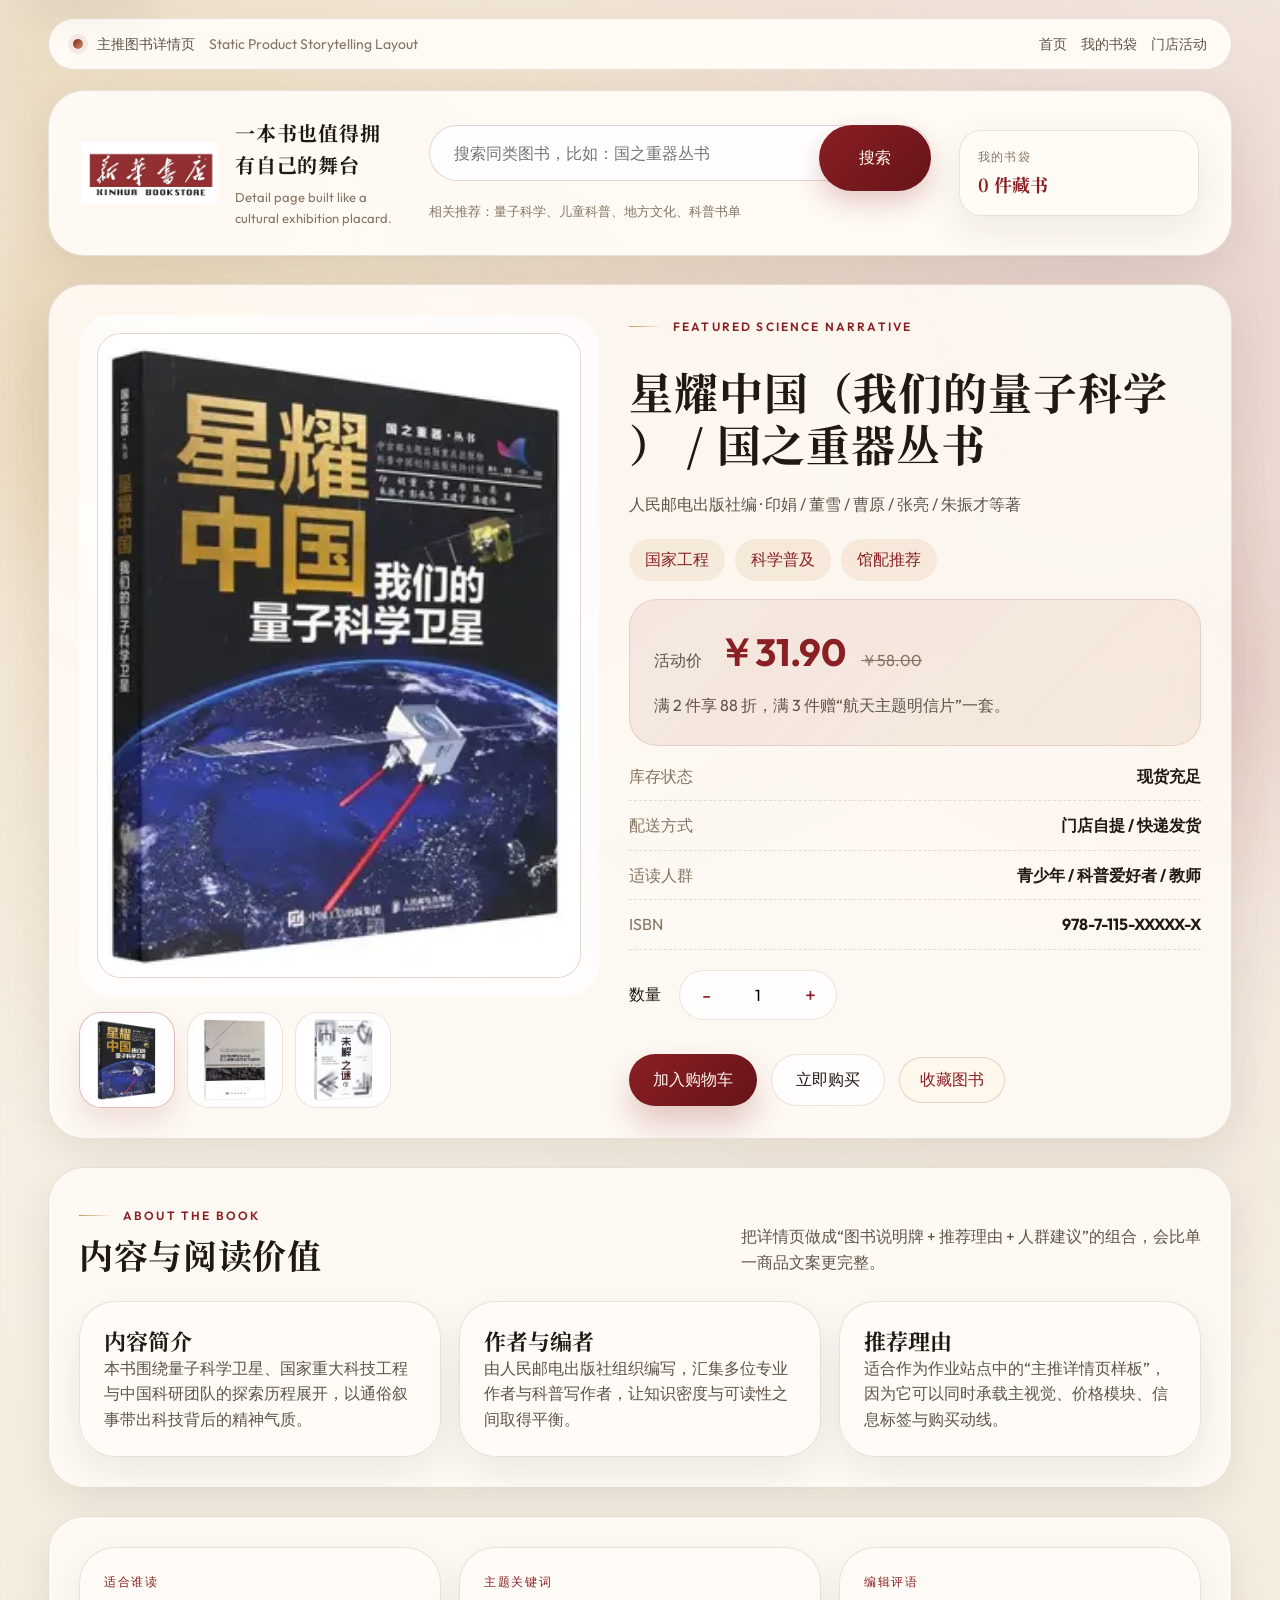
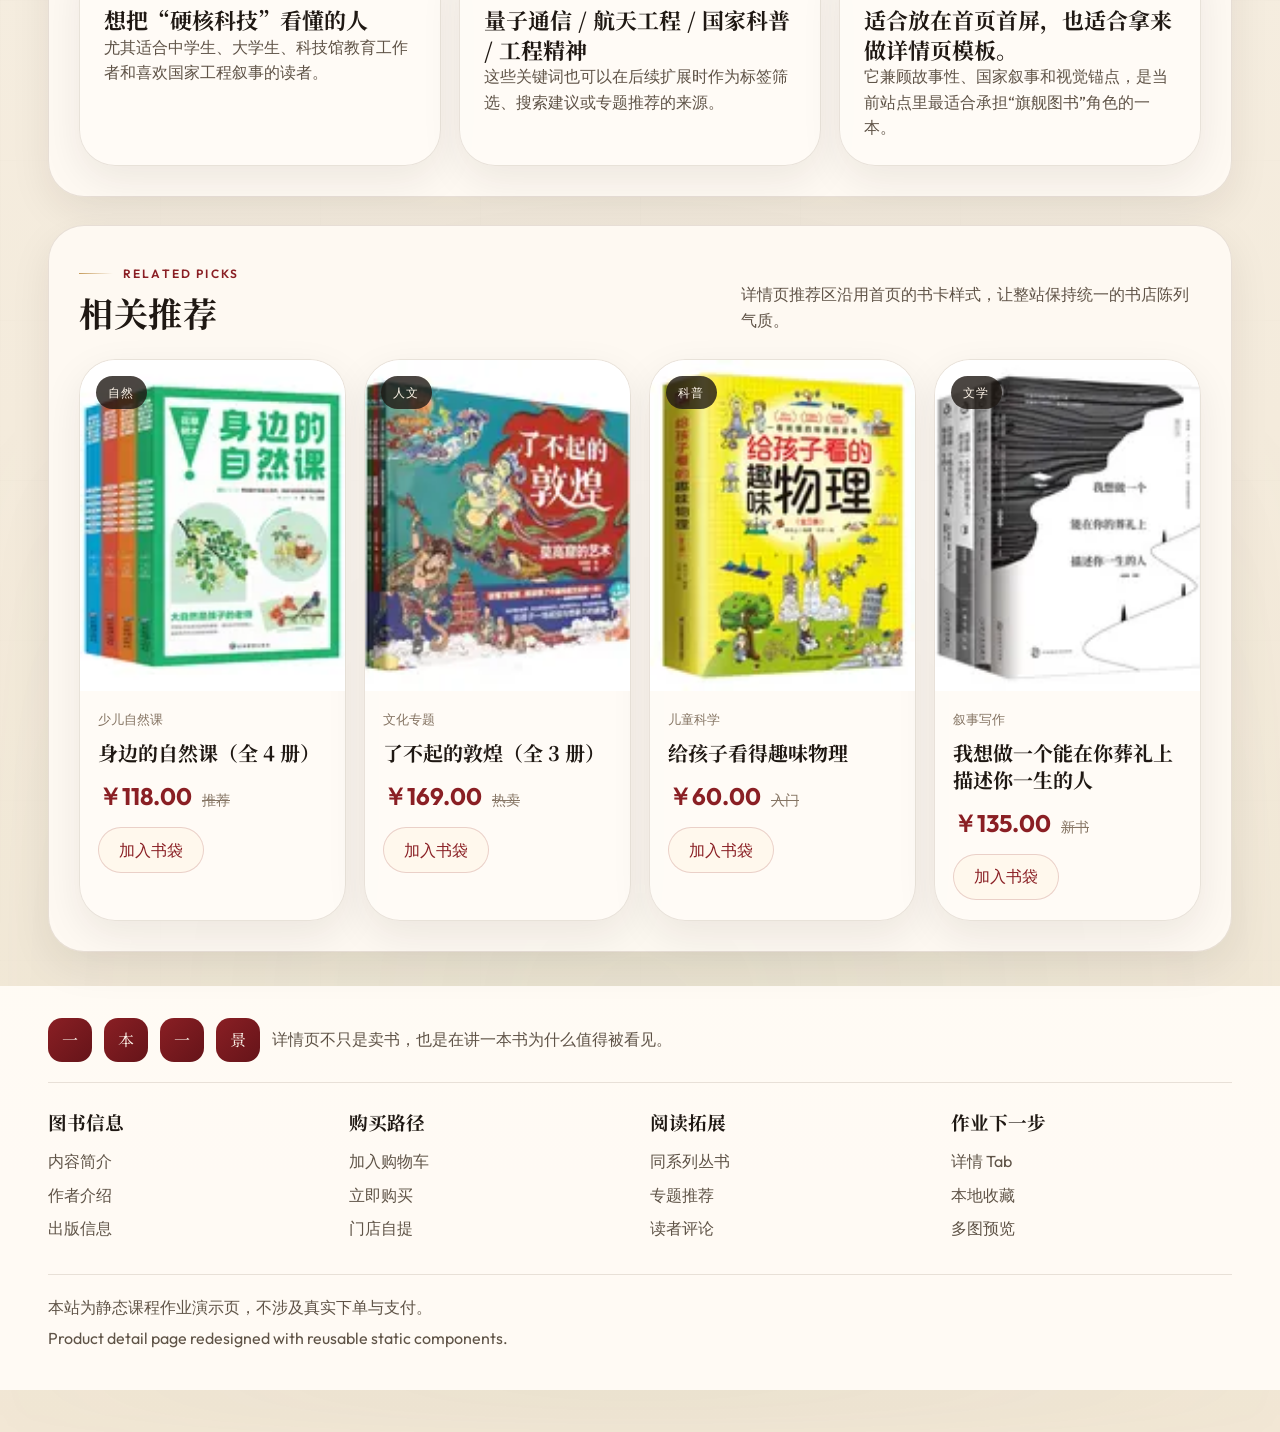
<file: index2.html>
<!DOCTYPE html>
<html lang="zh-CN">

<head>
    <meta charset="UTF-8">
    <meta name="viewport" content="width=device-width, initial-scale=1.0">
    <title>星耀中国 | 新华书店</title>
    <meta name="description" content="新华书店主推图书详情页，包含放大镜、购买区、书籍简介与相关推荐。">
    <link rel="preconnect" href="https://fonts.googleapis.com">
    <link rel="preconnect" href="https://fonts.gstatic.com" crossorigin>
    <link href="https://fonts.googleapis.com/css2?family=Noto+Serif+SC:wght@500;700&family=Outfit:wght@400;500;600;700&display=swap" rel="stylesheet">
    <link rel="stylesheet" href="./styles/common.css">
    <link rel="stylesheet" href="./styles/index2.css">
    <link rel="stylesheet" href="./styles/react-bits.css">
    <link rel="icon" type="image/png" sizes="32x32" href="./favicon_logosc1/favicon-32x32.png">
</head>

<body class="page-detail">
    <div class="c-page-shell">
        <a class="c-skip-link" href="#main-content">跳到主要内容</a>
        <div class="c-paper-glow c-paper-glow--left"></div>
        <div class="c-paper-glow c-paper-glow--right"></div>

        <header class="c-site-topbar">
            <div class="c-shell c-site-topbar__inner">
                <div class="c-site-topbar__meta">
                    <span class="c-badge-dot"></span>
                    <span>主推图书详情页</span>
                    <span class="u-muted">Static Product Storytelling Layout</span>
                </div>
                <nav class="c-site-topbar__nav" aria-label="辅助导航">
                    <a href="./index.html">首页</a>
                    <a href="./index1.html">我的书袋</a>
                    <a href="#">门店活动</a>
                </nav>
            </div>
        </header>

        <header class="c-site-header">
            <div class="c-shell c-site-header__inner">
                <a href="./index.html" class="c-brand-mark" aria-label="新华书店首页">
                    <img src="./images/logo.png" alt="新华书店">
                    <div class="c-brand-mark__text">
                        <strong>一本书也值得拥有自己的舞台</strong>
                        <span>Detail page built like a cultural exhibition placard.</span>
                    </div>
                </a>

                <div class="c-search-panel">
                    <label class="u-sr-only" for="detail-search">搜索图书</label>
                    <input id="detail-search" class="c-search-panel__input" type="text" placeholder="搜索同类图书，比如：国之重器丛书">
                    <button class="c-search-panel__button" type="button" data-search-trigger>搜索</button>
                    <p class="c-search-panel__hint">相关推荐：量子科学、儿童科普、地方文化、科普书单</p>
                </div>

                <div class="c-header-actions">
                    <a href="./index1.html" class="c-mini-card">
                        <span class="c-mini-card__label">我的书袋</span>
                        <strong class="c-mini-card__value" data-cart-count>0 件藏书</strong>
                    </a>
                </div>
            </div>
        </header>

        <main id="main-content">
            <section class="c-shell c-detail-hero rb-spotlight-card rb-star-border" data-reveal>
                <div class="c-detail-hero__gallery">
                    <div class="c-zoom-gallery">
                        <div class="c-zoom-gallery__media">
                            <img id="main-img" src="./images/kexue1.webp" alt="星耀中国（我们的量子科学）封面">
                            <div id="lens" class="c-zoom-gallery__lens"></div>
                        </div>
                        <div id="result" class="c-zoom-gallery__result" aria-hidden="true"></div>
                    </div>
                    <div class="c-thumbnail-row">
                        <button type="button" class="c-thumbnail-row__item is-active" data-thumb="./images/kexue1.webp"><img src="./images/kexue1.webp" alt="封面图 1"></button>
                        <button type="button" class="c-thumbnail-row__item" data-thumb="./images/kexue2.JPG"><img src="./images/kexue2.JPG" alt="封面图 2"></button>
                        <button type="button" class="c-thumbnail-row__item" data-thumb="./images/kexue3.jpg"><img src="./images/kexue3.jpg" alt="封面图 3"></button>
                    </div>
                </div>

                <div class="c-detail-purchase-panel" data-book-id="quantum-science-china" data-book-title="星耀中国（我们的量子科学）" data-book-category="科学普及 / 国之重器丛书" data-book-price="31.9" data-book-image="./images/kexue1.webp">
                    <span class="c-overline">Featured Science Narrative</span>
                    <h1 data-rb-split>星耀中国（我们的量子科学） / 国之重器丛书</h1>
                    <p class="c-detail-purchase-panel__subtitle">人民邮电出版社编 · 印娟 / 董雪 / 曹原 / 张亮 / 朱振才等著</p>

                    <div class="c-tag-row">
                        <span class="c-tag">国家工程</span>
                        <span class="c-tag">科学普及</span>
                        <span class="c-tag">馆配推荐</span>
                    </div>

                    <div class="c-price-box">
                        <div>
                            <span class="c-price-box__label">活动价</span>
                            <strong>￥31.90</strong>
                            <span class="c-price-box__origin">￥58.00</span>
                        </div>
                        <p>满 2 件享 88 折，满 3 件赠“航天主题明信片”一套。</p>
                    </div>

                    <div class="c-info-list">
                        <div><span>库存状态</span><strong>现货充足</strong></div>
                        <div><span>配送方式</span><strong>门店自提 / 快递发货</strong></div>
                        <div><span>适读人群</span><strong>青少年 / 科普爱好者 / 教师</strong></div>
                        <div><span>ISBN</span><strong>978-7-115-XXXXX-X</strong></div>
                    </div>

                    <div class="c-quantity-panel">
                        <span>数量</span>
                        <div class="c-stepper" data-stepper>
                            <button type="button" data-stepper-minus aria-label="减少数量">-</button>
                            <input type="text" value="1" readonly data-stepper-input aria-label="数量">
                            <button type="button" data-stepper-plus aria-label="增加数量">+</button>
                        </div>
                    </div>

                    <div class="c-inline-actions c-inline-actions--stacked">
                        <button type="button" class="c-button c-button--primary rb-magnet" data-cart-action>加入购物车</button>
                        <button type="button" class="c-button c-button--secondary rb-magnet" data-buy-action>立即购买</button>
                        <button type="button" class="c-chip-button" data-save-book>收藏图书</button>
                    </div>
                </div>
            </section>

            <section class="c-shell c-detail-story" data-reveal>
                <div class="c-section-heading">
                    <div>
                        <span class="c-overline">About The Book</span>
                        <h2>内容与阅读价值</h2>
                    </div>
                    <p>把详情页做成“图书说明牌 + 推荐理由 + 人群建议”的组合，会比单一商品文案更完整。</p>
                </div>

                <div class="c-story-grid">
                    <article class="c-story-card">
                        <h3>内容简介</h3>
                        <p>本书围绕量子科学卫星、国家重大科技工程与中国科研团队的探索历程展开，以通俗叙事带出科技背后的精神气质。</p>
                    </article>
                    <article class="c-story-card">
                        <h3>作者与编者</h3>
                        <p>由人民邮电出版社组织编写，汇集多位专业作者与科普写作者，让知识密度与可读性之间取得平衡。</p>
                    </article>
                    <article class="c-story-card">
                        <h3>推荐理由</h3>
                        <p>适合作为作业站点中的“主推详情页样板”，因为它可以同时承载主视觉、价格模块、信息标签与购买动线。</p>
                    </article>
                </div>
            </section>

            <section class="c-shell c-reader-fit-panel" data-reveal>
                <article class="c-reader-fit-panel__item">
                    <span>适合谁读</span>
                    <h3>想把“硬核科技”看懂的人</h3>
                    <p>尤其适合中学生、大学生、科技馆教育工作者和喜欢国家工程叙事的读者。</p>
                </article>
                <article class="c-reader-fit-panel__item">
                    <span>主题关键词</span>
                    <h3>量子通信 / 航天工程 / 国家科普 / 工程精神</h3>
                    <p>这些关键词也可以在后续扩展时作为标签筛选、搜索建议或专题推荐的来源。</p>
                </article>
                <article class="c-reader-fit-panel__item">
                    <span>编辑评语</span>
                    <h3>适合放在首页首屏，也适合拿来做详情页模板。</h3>
                    <p>它兼顾故事性、国家叙事和视觉锚点，是当前站点里最适合承担“旗舰图书”角色的一本。</p>
                </article>
            </section>

            <section class="c-shell c-recommend-panel rb-spotlight-card" data-reveal>
                <div class="c-section-heading">
                    <div>
                        <span class="c-overline">Related Picks</span>
                        <h2>相关推荐</h2>
                    </div>
                    <p>详情页推荐区沿用首页的书卡样式，让整站保持统一的书店陈列气质。</p>
                </div>

                <div class="c-recommend-grid">
                    <article class="c-book-card" data-book-id="nature-class-4" data-book-title="身边的自然课（全 4 册）" data-book-category="少儿自然课" data-book-price="118" data-book-image="./images/xiangguantuijian1.png"><div class="c-book-card__media"><img src="./images/xiangguantuijian1.png" alt="身边的自然课"><span class="c-book-card__badge">自然</span></div><div class="c-book-card__body"><div class="c-book-card__meta">少儿自然课</div><h3>身边的自然课（全 4 册）</h3><div class="c-price-row"><strong>￥118.00</strong><span>推荐</span></div><div class="c-book-card__actions"><button type="button" class="c-chip-button" data-save-book>加入书袋</button></div></div></article>
                    <article class="c-book-card" data-book-id="great-dunhuang-3" data-book-title="了不起的敦煌（全 3 册）" data-book-category="文化专题" data-book-price="169" data-book-image="./images/xiangguantuijian4.png"><div class="c-book-card__media"><img src="./images/xiangguantuijian4.png" alt="了不起的敦煌"><span class="c-book-card__badge">人文</span></div><div class="c-book-card__body"><div class="c-book-card__meta">文化专题</div><h3>了不起的敦煌（全 3 册）</h3><div class="c-price-row"><strong>￥169.00</strong><span>热卖</span></div><div class="c-book-card__actions"><button type="button" class="c-chip-button" data-save-book>加入书袋</button></div></div></article>
                    <article class="c-book-card" data-book-id="fun-physics" data-book-title="给孩子看得趣味物理" data-book-category="儿童科学" data-book-price="60" data-book-image="./images/xiangguantuijian7.png"><div class="c-book-card__media"><img src="./images/xiangguantuijian7.png" alt="趣味物理"><span class="c-book-card__badge">科普</span></div><div class="c-book-card__body"><div class="c-book-card__meta">儿童科学</div><h3>给孩子看得趣味物理</h3><div class="c-price-row"><strong>￥60.00</strong><span>入门</span></div><div class="c-book-card__actions"><button type="button" class="c-chip-button" data-save-book>加入书袋</button></div></div></article>
                    <article class="c-book-card" data-book-id="describe-your-life" data-book-title="我想做一个能在你葬礼上描述你一生的人" data-book-category="叙事写作" data-book-price="135" data-book-image="./images/xiangguantuijian10.png"><div class="c-book-card__media"><img src="./images/xiangguantuijian10.png" alt="我想做一个能在你葬礼上描述你一生的人"><span class="c-book-card__badge">文学</span></div><div class="c-book-card__body"><div class="c-book-card__meta">叙事写作</div><h3>我想做一个能在你葬礼上描述你一生的人</h3><div class="c-price-row"><strong>￥135.00</strong><span>新书</span></div><div class="c-book-card__actions"><button type="button" class="c-chip-button" data-save-book>加入书袋</button></div></div></article>
                </div>
            </section>
        </main>

        <footer class="c-site-footer" data-reveal>
            <div class="c-shell">
                <div class="c-site-footer__motto">
                    <span>一</span>
                    <span>本</span>
                    <span>一</span>
                    <span>景</span>
                    <p>详情页不只是卖书，也是在讲一本书为什么值得被看见。</p>
                </div>
                <div class="c-site-footer__grid">
                    <div><h3>图书信息</h3><a href="#">内容简介</a><a href="#">作者介绍</a><a href="#">出版信息</a></div>
                    <div><h3>购买路径</h3><a href="#">加入购物车</a><a href="#">立即购买</a><a href="#">门店自提</a></div>
                    <div><h3>阅读拓展</h3><a href="#">同系列丛书</a><a href="#">专题推荐</a><a href="#">读者评论</a></div>
                    <div><h3>作业下一步</h3><a href="#">详情 Tab</a><a href="#">本地收藏</a><a href="#">多图预览</a></div>
                </div>
                <div class="c-site-footer__bottom">
                    <p>本站为静态课程作业演示页，不涉及真实下单与支付。</p>
                    <p class="u-muted">Product detail page redesigned with reusable static components.</p>
                </div>
            </div>
        </footer>

        <button type="button" class="c-to-top" aria-label="返回顶部" data-to-top>TOP</button>
    </div>

    <div class="c-toast-stack" aria-live="polite" aria-atomic="true"></div>

    <script type="module" src="./js/shared.js"></script>
    <script type="module" src="./js/search.js"></script>
    <script type="module" src="./js/cart.js"></script>
    <script type="module" src="./js/detail.js"></script>
    <script type="module" src="./js/react-bits.js"></script>
</body>

</html>
</file>
<file: styles/common.css>
:root {
    --paper: #f4ede2;
    --paper-deep: #e9dcc8;
    --surface: rgba(255, 251, 245, 0.88);
    --surface-strong: #fffdf8;
    --ink: #1f1813;
    --ink-soft: #5f5347;
    --ink-muted: #857463;
    --line: rgba(90, 66, 46, 0.14);
    --brand: #8a1f24;
    --brand-deep: #651419;
    --accent: #c69c5c;
    --accent-soft: #ead4af;
    --success: #4c7953;
    --shadow-soft: 0 14px 40px rgba(41, 26, 18, 0.08);
    --shadow-lift: 0 22px 56px rgba(41, 26, 18, 0.14);
    --radius-sm: 16px;
    --radius-md: 24px;
    --radius-lg: 36px;
    --shell-width: 1240px;
    --transition: 220ms ease;
    --transition-slow: 360ms cubic-bezier(0.22, 1, 0.36, 1);
}

* {
    box-sizing: border-box;
}

html {
    scroll-behavior: smooth;
}

body {
    margin: 0;
    overflow-x: hidden;
    background:
        radial-gradient(circle at top left, rgba(198, 156, 92, 0.2), transparent 34%),
        radial-gradient(circle at 86% 10%, rgba(138, 31, 36, 0.12), transparent 26%),
        linear-gradient(180deg, #f8f3ea 0%, #f2e7d5 100%);
    color: var(--ink);
    font-family: "Outfit", "PingFang SC", "Microsoft YaHei", sans-serif;
    line-height: 1.6;
}

body:not(.is-ready) .c-site-topbar,
body:not(.is-ready) .c-site-header {
    opacity: 0;
    transform: translateY(14px);
}

body::before {
    content: "";
    position: fixed;
    inset: 0;
    pointer-events: none;
    opacity: 0.16;
    background-image:
        linear-gradient(rgba(64, 42, 26, 0.06) 1px, transparent 1px),
        linear-gradient(90deg, rgba(64, 42, 26, 0.05) 1px, transparent 1px);
    background-size: 160px 160px;
    mask-image: radial-gradient(circle at center, black 45%, transparent 100%);
}

img {
    display: block;
    max-width: 100%;
}

a {
    color: inherit;
    text-decoration: none;
}

button,
input {
    font: inherit;
}

button,
a,
input {
    -webkit-tap-highlight-color: transparent;
}

:focus-visible {
    outline: 3px solid rgba(138, 31, 36, 0.28);
    outline-offset: 3px;
}

[hidden] {
    display: none !important;
}

.u-sr-only {
    position: absolute;
    width: 1px;
    height: 1px;
    padding: 0;
    margin: -1px;
    overflow: hidden;
    clip: rect(0, 0, 0, 0);
    white-space: nowrap;
    border: 0;
}

.u-muted {
    color: var(--ink-muted);
}

.c-page-shell {
    position: relative;
    overflow: hidden;
}

.c-skip-link {
    position: absolute;
    left: 24px;
    top: -48px;
    z-index: 40;
    padding: 10px 16px;
    border-radius: 999px;
    background: var(--brand);
    color: #fff8ee;
    box-shadow: var(--shadow-soft);
}

.c-skip-link:focus {
    top: 24px;
}

.c-paper-glow {
    position: absolute;
    width: 420px;
    height: 420px;
    border-radius: 50%;
    filter: blur(18px);
    opacity: 0.36;
    pointer-events: none;
}

.c-paper-glow--left {
    top: 210px;
    left: -120px;
    background: radial-gradient(circle, rgba(198, 156, 92, 0.42), transparent 70%);
}

.c-paper-glow--right {
    top: 480px;
    right: -160px;
    background: radial-gradient(circle, rgba(138, 31, 36, 0.18), transparent 72%);
}

.c-shell {
    position: relative;
    z-index: 1;
    width: min(var(--shell-width), calc(100% - 96px));
    margin: 0 auto;
}

.c-site-topbar {
    padding: 18px 0 0;
    transition: opacity var(--transition-slow), transform var(--transition-slow);
}

.c-site-topbar__inner {
    display: flex;
    justify-content: space-between;
    align-items: center;
    gap: 24px;
    padding: 14px 24px;
    border: 1px solid var(--line);
    border-radius: 999px;
    background: rgba(255, 251, 245, 0.7);
    backdrop-filter: blur(8px);
}

.c-site-topbar__meta,
.c-site-topbar__nav {
    display: flex;
    align-items: center;
    gap: 14px;
    color: var(--ink-soft);
    font-size: 14px;
}

.c-site-topbar__nav a {
    position: relative;
    transition: color var(--transition);
}

.c-site-topbar__nav a:hover {
    color: var(--brand);
}

.c-site-topbar__nav a::after,
.c-site-footer__grid a::after,
.c-text-link::after {
    content: "";
    position: absolute;
    left: 0;
    bottom: -3px;
    width: 100%;
    height: 1px;
    background: linear-gradient(90deg, var(--brand), transparent);
    transform: scaleX(0);
    transform-origin: left center;
    transition: transform var(--transition-slow);
}

.c-site-topbar__nav a:hover::after,
.c-site-footer__grid a:hover::after,
.c-text-link:hover::after {
    transform: scaleX(1);
}

.c-badge-dot {
    width: 10px;
    height: 10px;
    border-radius: 50%;
    background: linear-gradient(135deg, var(--brand), var(--accent));
    box-shadow: 0 0 0 5px rgba(138, 31, 36, 0.08);
}

.c-site-header {
    padding: 20px 0 0;
    transition: opacity calc(var(--transition-slow) + 40ms) ease, transform calc(var(--transition-slow) + 40ms) ease;
}

.c-site-header__inner {
    display: grid;
    grid-template-columns: 320px minmax(420px, 1fr) 240px;
    gap: 28px;
    align-items: center;
    padding: 26px 32px;
    border: 1px solid var(--line);
    border-radius: var(--radius-lg);
    background: var(--surface);
    backdrop-filter: blur(14px);
    box-shadow: var(--shadow-soft);
}

.c-brand-mark {
    display: flex;
    align-items: center;
    gap: 18px;
}

.c-brand-mark img {
    width: 136px;
}

.c-brand-mark__text {
    display: grid;
    gap: 6px;
}

.c-brand-mark__text strong {
    font-family: "Noto Serif SC", serif;
    font-size: 20px;
    font-weight: 700;
    letter-spacing: 0.04em;
}

.c-brand-mark__text span {
    color: var(--ink-muted);
    font-size: 13px;
}

.c-search-panel {
    display: grid;
    gap: 10px;
}

.c-search-panel__input {
    width: 100%;
    height: 56px;
    padding: 0 24px;
    border: 1px solid rgba(138, 31, 36, 0.2);
    border-radius: 999px;
    background: rgba(255, 255, 255, 0.92);
    color: var(--ink);
    transition: border-color var(--transition), box-shadow var(--transition), transform var(--transition);
}

.c-search-panel__input:focus {
    outline: none;
    border-color: rgba(138, 31, 36, 0.5);
    box-shadow: 0 0 0 6px rgba(138, 31, 36, 0.08);
    transform: translateY(-1px);
}

.c-search-panel__button,
.c-button {
    display: inline-flex;
    align-items: center;
    justify-content: center;
    gap: 10px;
    min-height: 52px;
    padding: 0 24px;
    border: none;
    border-radius: 999px;
    cursor: pointer;
    transition: transform var(--transition), box-shadow var(--transition), background-color var(--transition), color var(--transition);
}

.c-search-panel__button {
    justify-self: end;
    margin-top: -66px;
    min-width: 112px;
    background: linear-gradient(135deg, var(--brand), var(--brand-deep));
    color: #fff8ee;
    box-shadow: 0 12px 26px rgba(138, 31, 36, 0.22);
}

.c-search-panel__button:hover,
.c-button:hover,
.c-chip-button:hover,
.c-pill-card:hover,
.c-mini-card:hover,
.c-feature-strip__card:hover,
.c-ranking-card:hover,
.c-editorial-card:hover,
.c-story-card:hover,
.c-reader-fit-panel__item:hover,
.c-book-card:hover {
    transform: translateY(-4px);
}

.c-search-panel__hint {
    margin: 0;
    color: var(--ink-muted);
    font-size: 13px;
}

.c-header-actions {
    display: grid;
    gap: 12px;
}

.c-mini-card {
    padding: 16px 18px;
    border: 1px solid var(--line);
    border-radius: 22px;
    background: rgba(255, 255, 255, 0.82);
    box-shadow: var(--shadow-soft);
    transition: transform var(--transition), box-shadow var(--transition);
}

.c-mini-card--ghost {
    background: rgba(138, 31, 36, 0.05);
}

.c-mini-card__label {
    display: block;
    color: var(--ink-muted);
    font-size: 12px;
    letter-spacing: 0.1em;
    text-transform: uppercase;
}

.c-mini-card__value {
    display: block;
    margin-top: 4px;
    color: var(--brand);
    font-family: "Noto Serif SC", serif;
    font-size: 18px;
}

.c-overline {
    display: inline-flex;
    align-items: center;
    gap: 10px;
    color: var(--brand);
    font-size: 12px;
    font-weight: 600;
    letter-spacing: 0.18em;
    text-transform: uppercase;
}

.c-overline::before {
    content: "";
    width: 34px;
    height: 1px;
    background: linear-gradient(90deg, var(--accent), transparent);
}

.c-inline-actions {
    display: flex;
    flex-wrap: wrap;
    gap: 14px;
    align-items: center;
}

.c-inline-actions--stacked {
    margin-top: 12px;
}

.c-button--primary {
    background: linear-gradient(135deg, var(--brand), var(--brand-deep));
    color: #fff7ee;
    box-shadow: 0 18px 32px rgba(138, 31, 36, 0.24);
}

.c-button--secondary {
    background: rgba(255, 255, 255, 0.76);
    color: var(--ink);
    border: 1px solid var(--line);
}

.c-chip-button {
    min-height: 46px;
    padding: 0 20px;
    border: 1px solid rgba(138, 31, 36, 0.18);
    border-radius: 999px;
    background: rgba(255, 248, 237, 0.95);
    color: var(--brand);
    cursor: pointer;
    transition: transform var(--transition), box-shadow var(--transition), background-color var(--transition);
}

.c-section-heading {
    display: flex;
    justify-content: space-between;
    align-items: end;
    gap: 24px;
    margin-bottom: 26px;
}

.c-section-heading h2,
.c-campaign-banner h2,
.c-empty-cart-hero__copy h1,
.c-detail-purchase-panel h1,
.c-hero-banner__copy h1,
.c-hero-banner__copy h2 {
    margin: 10px 0 0;
    font-family: "Noto Serif SC", serif;
    font-weight: 700;
    letter-spacing: 0.02em;
    line-height: 1.18;
}

.c-section-heading h2 {
    font-size: 34px;
}

.c-section-heading p {
    max-width: 460px;
    margin: 0;
    color: var(--ink-soft);
}

.c-book-card,
.c-editorial-card,
.c-ranking-card,
.c-feature-strip__card,
.c-story-card,
.c-reader-fit-panel__item,
.c-empty-cart-hero,
.c-quick-links-panel,
.c-reading-note-strip,
.c-detail-hero,
.c-detail-story,
.c-reader-fit-panel,
.c-recommend-panel,
.c-editorial-panel,
.c-shelf-panel,
.c-ranking-panel,
.c-feature-strip,
.c-campaign-banner,
.c-marquee-strip {
    border: 1px solid var(--line);
    border-radius: var(--radius-lg);
    background: var(--surface);
    box-shadow: var(--shadow-soft);
    backdrop-filter: blur(10px);
}

.c-book-card,
.c-editorial-card,
.c-ranking-card,
.c-feature-strip__card,
.c-story-card,
.c-reader-fit-panel__item,
.c-pill-card,
.c-thumbnail-row__item {
    transition: transform 0.35s cubic-bezier(0.25, 0.8, 0.25, 1), box-shadow 0.35s cubic-bezier(0.25, 0.8, 0.25, 1), border-color 0.35s cubic-bezier(0.25, 0.8, 0.25, 1);
}

.c-book-card:hover,
.c-editorial-card:hover,
.c-ranking-card:hover,
.c-feature-strip__card:hover,
.c-story-card:hover,
.c-reader-fit-panel__item:hover,
.c-pill-card:hover,
.c-thumbnail-row__item:hover {
    transform: translateY(-4px);
    box-shadow: var(--shadow-lift);
    border-color: rgba(138, 31, 36, 0.24);
}

.c-book-card {
    overflow: hidden;
}

.c-book-card__media {
    position: relative;
    overflow: hidden;
    aspect-ratio: 4 / 5;
    background: linear-gradient(135deg, rgba(138, 31, 36, 0.08), rgba(198, 156, 92, 0.12));
}

.c-book-card__media img {
    width: 100%;
    height: 100%;
    object-fit: cover;
    transition: transform 0.4s cubic-bezier(0.25, 0.8, 0.25, 1);
}

.c-book-card:hover .c-book-card__media img {
    transform: scale(1.03);
}

.c-book-card__badge {
    position: absolute;
    top: 16px;
    left: 16px;
    padding: 7px 12px;
    border-radius: 999px;
    background: rgba(31, 24, 19, 0.8);
    color: #fff6ea;
    font-size: 12px;
    letter-spacing: 0.12em;
    text-transform: uppercase;
}

.c-book-card__body {
    display: flex;
    flex-direction: column;
    gap: 10px;
    padding: 18px 18px 20px;
}

.c-book-card__meta {
    color: var(--ink-muted);
    font-size: 13px;
}

.c-book-card h3,
.c-editorial-card h3,
.c-ranking-card h3,
.c-story-card h3,
.c-reader-fit-panel__item h3 {
    margin: 0;
    font-family: "Noto Serif SC", serif;
    font-size: 22px;
    line-height: 1.34;
}

.c-book-card h3 {
    font-size: 20px;
    display: -webkit-box;
    -webkit-box-orient: vertical;
    -webkit-line-clamp: 3;
    overflow: hidden;
}

.c-book-card p,
.c-editorial-card p,
.c-story-card p,
.c-reader-fit-panel__item p,
.c-empty-cart-hero__copy p,
.c-detail-purchase-panel__subtitle {
    margin: 0;
    color: var(--ink-soft);
}

.c-price-row {
    display: flex;
    align-items: baseline;
    gap: 10px;
    margin-top: auto;
    flex-wrap: wrap;
}

.c-price-row strong {
    color: var(--brand);
    font-size: 24px;
}

.c-price-row span {
    color: var(--ink-muted);
    font-size: 14px;
    text-decoration: line-through;
}

.c-book-card__actions {
    display: flex;
    flex-wrap: wrap;
    gap: 10px;
    margin-top: 2px;
}

.c-to-top {
    position: fixed;
    right: 24px;
    bottom: 28px;
    z-index: 12;
    width: 58px;
    height: 58px;
    border: 1px solid rgba(138, 31, 36, 0.2);
    border-radius: 50%;
    background: rgba(255, 250, 242, 0.9);
    color: var(--brand);
    box-shadow: var(--shadow-soft);
    cursor: pointer;
    opacity: 0;
    visibility: hidden;
    pointer-events: none;
    transform: translateY(12px) scale(0.92);
    transition: opacity var(--transition-slow), transform var(--transition-slow), visibility 0s linear 360ms;
}

.c-to-top.is-visible {
    visibility: visible;
    pointer-events: auto;
    opacity: 1;
    transform: translateY(0) scale(1);
    transition: opacity var(--transition-slow), transform var(--transition-slow), visibility 0s linear 0s;
    align-items: center;
    justify-content: center;
}

.c-toast-stack {
    position: fixed;
    top: 28px;
    right: 28px;
    z-index: 30;
    display: grid;
    gap: 12px;
}

.c-toast {
    min-width: 240px;
    max-width: 320px;
    padding: 14px 18px;
    border-radius: 18px;
    border: 1px solid rgba(138, 31, 36, 0.16);
    background: rgba(255, 250, 242, 0.95);
    color: var(--ink);
    box-shadow: var(--shadow-soft);
    animation: toast-in 280ms ease;
}

.c-toast.is-leaving {
    animation: toast-out 240ms ease forwards;
}

.c-toast strong {
    display: block;
    margin-bottom: 2px;
}

[data-reveal] {
    opacity: 0;
    transform: translateY(28px);
    transition: opacity 420ms ease, transform 420ms ease;
}

[data-reveal].is-revealed {
    opacity: 1;
    transform: translateY(0);
}

.c-site-footer {
    margin: 34px auto 42px;
    padding: 32px 0;
}

.c-site-footer__motto {
    display: flex;
    align-items: center;
    gap: 12px;
    padding-bottom: 20px;
    border-bottom: 1px solid var(--line);
}

.c-site-footer__motto span {
    display: inline-flex;
    align-items: center;
    justify-content: center;
    width: 44px;
    height: 44px;
    border-radius: 14px;
    background: linear-gradient(135deg, var(--brand), var(--brand-deep));
    color: #fff8ee;
    font-family: "Noto Serif SC", serif;
}

.c-site-footer__motto p {
    margin: 0;
    color: var(--ink-soft);
}

.c-site-footer__grid {
    display: grid;
    grid-template-columns: repeat(4, minmax(0, 1fr));
    gap: 20px;
    padding: 24px 0;
}

.c-site-footer__grid h3 {
    margin: 0 0 12px;
    font-family: "Noto Serif SC", serif;
}

.c-site-footer__grid a {
    position: relative;
    display: block;
    margin-bottom: 8px;
    color: var(--ink-soft);
    transition: color var(--transition);
}

.c-site-footer__grid a:hover,
.c-text-link:hover {
    color: var(--brand);
}

.c-site-footer__bottom {
    padding-top: 20px;
    border-top: 1px solid var(--line);
}

.c-site-footer__bottom p {
    margin: 0 0 6px;
    color: var(--ink-soft);
}

@media (max-width: 1180px) {
    body {
        min-width: 0;
    }

    .c-shell {
        width: min(var(--shell-width), calc(100% - 40px));
    }

    .c-site-topbar__inner,
    .c-site-header__inner,
    .c-section-heading,
    .c-site-footer__grid {
        grid-template-columns: 1fr;
    }

    .c-site-topbar__inner,
    .c-site-header__inner,
    .c-section-heading {
        border-radius: 28px;
    }

    .c-site-topbar__inner,
    .c-site-topbar__meta,
    .c-site-topbar__nav,
    .c-section-heading,
    .c-site-footer__motto {
        flex-direction: column;
        align-items: flex-start;
    }

    .c-site-header__inner {
        display: grid;
        gap: 20px;
    }

    .c-search-panel__button {
        position: static;
        justify-self: start;
        margin-top: 0;
    }

    .c-header-actions {
        grid-template-columns: repeat(auto-fit, minmax(220px, 1fr));
    }
}

@media (max-width: 768px) {
    .c-shell {
        width: min(var(--shell-width), calc(100% - 24px));
    }

    .c-site-topbar {
        padding-top: 12px;
    }

    .c-site-topbar__inner,
    .c-site-header__inner,
    .c-book-card,
    .c-editorial-card,
    .c-ranking-card,
    .c-feature-strip__card,
    .c-story-card,
    .c-reader-fit-panel__item,
    .c-empty-cart-hero,
    .c-quick-links-panel,
    .c-reading-note-strip,
    .c-detail-hero,
    .c-detail-story,
    .c-reader-fit-panel,
    .c-recommend-panel,
    .c-editorial-panel,
    .c-shelf-panel,
    .c-ranking-panel,
    .c-feature-strip,
    .c-campaign-banner,
    .c-marquee-strip {
        border-radius: 24px;
    }

    .c-brand-mark {
        flex-direction: column;
        align-items: flex-start;
    }

    .c-brand-mark img {
        width: 112px;
    }

    .c-section-heading h2,
    .c-campaign-banner h2,
    .c-empty-cart-hero__copy h1,
    .c-detail-purchase-panel h1,
    .c-hero-banner__copy h1,
    .c-hero-banner__copy h2 {
        line-height: 1.24;
    }

    .c-section-heading h2 {
        font-size: 28px;
    }

    .c-book-card h3,
    .c-editorial-card h3,
    .c-ranking-card h3,
    .c-story-card h3,
    .c-reader-fit-panel__item h3 {
        font-size: 20px;
    }

    .c-site-footer {
        margin: 24px auto 28px;
    }

    .c-site-footer__grid {
        gap: 12px;
        padding: 18px 0;
    }

    .c-toast-stack {
        top: 18px;
        right: 12px;
        left: 12px;
    }

    .c-toast {
        min-width: 0;
        max-width: none;
    }

    .c-to-top {
        right: 14px;
        bottom: 18px;
        width: 52px;
        height: 52px;
    }
}

@media (prefers-reduced-motion: reduce) {
    html {
        scroll-behavior: auto;
    }

    *,
    *::before,
    *::after {
        animation-duration: 0.01ms !important;
        animation-iteration-count: 1 !important;
        transition-duration: 0.01ms !important;
    }

    [data-reveal] {
        opacity: 1;
        transform: none;
    }
}

@keyframes toast-in {
    from {
        opacity: 0;
        transform: translateY(-10px) scale(0.98);
    }
    to {
        opacity: 1;
        transform: translateY(0) scale(1);
    }
}

@keyframes toast-out {
    from {
        opacity: 1;
        transform: translateY(0) scale(1);
    }
    to {
        opacity: 0;
        transform: translateY(-8px) scale(0.98);
    }
}

/* ==============================================================
   ����˿������������SPA��ҳ��������������
   ============================================================== */

/* 1. ȫ��ҳ����ص������ (����ҳ��ʱƽ������) */
body {
    animation: smoothPageLoad 0.8s cubic-bezier(0.22, 1, 0.36, 1) forwards;
    opacity: 0;
}

@keyframes smoothPageLoad {
    0% { opacity: 0; transform: translateY(12px); }
    100% { opacity: 1; transform: translateY(0); }
}

/* �˳�ҳ��ʱ���� (�� JS ����) */
body.is-exiting {
    opacity: 0;
    transform: translateY(-12px);
    transition: opacity 0.4s cubic-bezier(0.25, 0.46, 0.45, 0.94), transform 0.4s cubic-bezier(0.25, 0.46, 0.45, 0.94);
}

/* 2. �Ż�ȫ����������Ĺ������� (ʹ������и�ǿ�Ļ�������) */
a, 
button, 
.c-button, 
.content_item, 
.c-mini-card,
.nav_item {
    transition: all 0.5s cubic-bezier(0.16, 1, 0.3, 1) !important;
}

/* 3. ǿ�ƿ���Ӳ������ (GPU ����)������������֡�Ϳ��� */
.content_item, 
.c-mini-card, 
.c-hero-banner__slide,
.animate-in,
[data-reveal] {
    will-change: transform, opacity;
    backface-visibility: hidden;
    -webkit-font-smoothing: subpixel-antialiased;
}

/* ==============================================================
   ====== �޸���Ϣ���� (Toast) �뵼�����ص������� ====== 
   ============================================================== */
.c-toast-stack {
    /* �����������ƶ����ܿ����������� */
    top: 100px !important; 
    right: 30px !important;
    /* ��߲㼶��ȷ�����ᱻ�����Ԫ���ڵ� */
    z-index: 9999 !important; 
    /* ���ӵ���֮��ļ�� */
    gap: 16px !important;
}

.c-toast {
    /* ����߼���־���ë������Ч */
    background: rgba(255, 251, 245, 0.85) !important;
    backdrop-filter: blur(12px) !important;
    -webkit-backdrop-filter: blur(12px) !important;
    border: 1px solid rgba(138, 31, 36, 0.2) !important;
    box-shadow: 0 10px 40px rgba(0, 0, 0, 0.08) !important;
    padding: 16px 24px !important;
    border-radius: 12px !important;
    /* �Ż������Ű� */
    color: #4a3e3d !important;
    font-family: 'Noto Serif SC', serif !important;
}

.c-toast strong {
    color: #8a1f24 !important; /* �»����� */
    font-size: 16px !important;
    margin-bottom: 6px !important;
    letter-spacing: 1px !important;
}

.c-toast span {
    font-size: 14px !important;
    line-height: 1.5 !important;
    color: #665c5a !important;
}

/* ==============================================================
   ====== ϸ���ʸ���������������ѡ���ı������ʽ���� ====== 
   ============================================================== */

/* 1. ȫ����־�����Ź����� */
::-webkit-scrollbar {
    width: 6px;
    height: 6px;
}
::-webkit-scrollbar-track {
    background: #FDFBF7; /* ���ϱ�����ֽ��ɫ */
}
::-webkit-scrollbar-thumb {
    background: rgba(138, 31, 36, 0.25); /* �»���ĵ͵�͸���� */
    border-radius: 10px;
    transition: background 0.3s ease;
}
::-webkit-scrollbar-thumb:hover {
    background: rgba(138, 31, 36, 0.6); /* ��ͣʱ���� */
}

/* 2. ѡ���ı���������ɫ */
::selection {
    background-color: rgba(138, 31, 36, 0.15); /* ���ŵĺ�ɫ���� */
    color: #8a1f24;
    text-shadow: none;
}

/* 3. �������������ֵĸ߼���ͣ�»��߶�Ч */
.c-site-topbar__nav a {
    position: relative;
    text-decoration: none;
    transition: color 0.3s ease;
}
.c-site-topbar__nav a::after {
    content: '';
    position: absolute;
    width: 100%;
    height: 1px;
    bottom: -4px;
    left: 0;
    background-color: #8a1f24;
    transform: scaleX(0);
    transform-origin: right;
    transition: transform 0.4s cubic-bezier(0.16, 1, 0.3, 1);
}
.c-site-topbar__nav a:hover {
    color: #8a1f24;
}
.c-site-topbar__nav a:hover::after {
    transform: scaleX(1);
    transform-origin: left;
}

/* 4. ͼƬ������������ (Ӫ����������) */
img {
    transition: filter 0.5s ease, transform 0.5s cubic-bezier(0.16, 1, 0.3, 1);
}
a:hover > img {
    filter: brightness(1.05) contrast(1.02);
}

/* ==============================================================
   ====== ������ҳ��Ч�����ƹ����ƽ������׼�� ====== 
   ============================================================== */

/* 1. ���ƹ�� (Custom Cursor) */
/* ����ԭ����� (���ǵ����飬ֻ�����������) */
@media (pointer: fine) {
    body, a, button, input {
        /* cursor: none !important; */
    }
}

/* �����Բ�� */
.c-cursor-dot {
    position: fixed;
    top: 0;
    left: 0;
    width: 8px;
    height: 8px;
    background-color: #8a1f24;
    border-radius: 50%;
    pointer-events: none;
    z-index: 10000;
    transform: translate(-50%, -50%);
    transition: width 0.3s cubic-bezier(0.16, 1, 0.3, 1), height 0.3s cubic-bezier(0.16, 1, 0.3, 1), background-color 0.3s ease;
}

/* �����Χ����Ȧ */
.c-cursor-ring {
    position: fixed;
    top: 0;
    left: 0;
    width: 40px;
    height: 40px;
    border: 1px solid rgba(138, 31, 36, 0.4);
    border-radius: 50%;
    pointer-events: none;
    z-index: 9999;
    transform: translate(-50%, -50%);
    transition: transform 0.1s ease-out, width 0.3s cubic-bezier(0.16, 1, 0.3, 1), height 0.3s cubic-bezier(0.16, 1, 0.3, 1), background-color 0.3s ease, border-color 0.3s ease;
}

/* ����������ڿɵ��Ԫ����ʱ���ı仯״̬ */
.c-cursor-dot.is-hovering {
    width: 0px;
    height: 0px;
    background-color: transparent;
}

.c-cursor-ring.is-hovering {
    width: 60px;
    height: 60px;
    background-color: rgba(138, 31, 36, 0.1);
    border-color: rgba(138, 31, 36, 0.8);
    backdrop-filter: blur(2px);
}

/* 2. Lenis ƽ����������Ļ��� CSS */
html.lenis, html.lenis body {
  height: auto;
}
.lenis.lenis-smooth {
  scroll-behavior: auto !important; /* ����֮ǰ��ԭ��ƽ������������ JS ���� */
}
.lenis.lenis-smooth [data-lenis-prevent] {
  overscroll-behavior: contain;
}
.lenis.lenis-stopped {
  overflow: hidden;
}
.lenis.lenis-smooth iframe {
  pointer-events: none;
}

/* Disable frosted-glass blur across the project for a cleaner paper-like UI. */
*,
*::before,
*::after {
    backdrop-filter: none !important;
    -webkit-backdrop-filter: none !important;
}

.c-site-topbar__inner,
.c-site-header__inner,
.c-editorial-panel,
.c-shelf-panel,
.c-ranking-panel,
.c-feature-strip,
.c-campaign-banner,
.c-marquee-strip,
.c-site-footer {
    background-color: rgba(255, 251, 245, 0.96);
}

.c-book-card,
.c-editorial-card,
.c-ranking-card,
.c-feature-strip__card,
.c-story-card,
.c-reader-fit-panel__item,
.c-pill-card,
.c-mini-card {
    background-color: rgba(255, 252, 247, 0.94);
}
</file>
<file: styles/index.css>
.c-hero-banner {
    margin-top: 26px;
}

.c-hero-banner__frame {
    position: relative;
    min-height: 560px;
    border-radius: 42px;
    overflow: hidden;
    border: 1px solid var(--line);
    box-shadow: var(--shadow-lift);
}

.c-hero-banner__rail {
    position: relative;
    min-height: 560px;
}

.c-hero-banner__slide {
    position: absolute;
    inset: 0;
    display: grid;
    grid-template-columns: minmax(0, 1fr) 220px;
    align-items: end;
    padding: 54px;
    background:
        linear-gradient(110deg, rgba(20, 14, 10, 0.8), rgba(20, 14, 10, 0.24) 52%, rgba(20, 14, 10, 0.16) 100%),
        var(--hero-image) center / cover no-repeat;
    color: #fff8ee;
    opacity: 0;
    transform: scale(1.02);
    transition: opacity 540ms ease, transform 540ms ease;
    pointer-events: none;
}

.c-hero-banner__slide.is-active {
    opacity: 1;
    transform: scale(1);
    pointer-events: auto;
}

.c-hero-banner__copy {
    display: grid;
    gap: 18px;
    max-width: 640px;
}

.c-hero-banner__copy h1,
.c-hero-banner__copy h2 {
    font-size: 56px;
}

.c-hero-banner__copy p {
    max-width: 560px;
    margin: 0;
    color: rgba(255, 248, 238, 0.88);
    font-size: 18px;
}

.c-hero-banner__aside {
    align-self: stretch;
    display: grid;
    align-content: end;
    gap: 10px;
    padding: 22px 20px;
    border-radius: 28px;
    background: rgba(255, 251, 245, 0.14);
    border: 1px solid rgba(255, 251, 245, 0.22);
    backdrop-filter: blur(12px);
}

.c-hero-banner__aside span {
    font-size: 12px;
    letter-spacing: 0.18em;
    text-transform: uppercase;
    color: rgba(255, 248, 238, 0.72);
}

.c-hero-banner__aside strong {
    font-family: "Noto Serif SC", serif;
    font-size: 28px;
}

.c-hero-banner__controls {
    position: absolute;
    right: 30px;
    bottom: 28px;
    display: flex;
    align-items: center;
    gap: 14px;
}

.c-hero-banner__arrow {
    width: 52px;
    height: 52px;
    border: 1px solid rgba(255, 251, 245, 0.22);
    border-radius: 50%;
    background: rgba(255, 251, 245, 0.14);
    color: #fff7ee;
    cursor: pointer;
    backdrop-filter: blur(8px);
    transition: transform var(--transition), background-color var(--transition), border-color var(--transition), box-shadow var(--transition);
}

.c-hero-banner__dots {
    display: flex;
    gap: 10px;
}

.c-hero-banner__dots button {
    width: 12px;
    height: 12px;
    padding: 0;
    border: none;
    border-radius: 50%;
    background: rgba(255, 248, 238, 0.32);
    cursor: pointer;
    transition: transform var(--transition), background-color var(--transition), box-shadow var(--transition);
}

.c-hero-banner__dots button.is-active {
    background: #fff7ee;
    box-shadow: 0 0 0 6px rgba(255, 248, 238, 0.16);
}

.c-hero-banner__arrow:hover,
.c-hero-banner__arrow:focus-visible {
    transform: translateY(-2px);
    background: rgba(255, 251, 245, 0.24);
    border-color: rgba(255, 251, 245, 0.42);
    box-shadow: 0 14px 28px rgba(20, 14, 10, 0.18);
}

.c-hero-banner__dots button:hover,
.c-hero-banner__dots button:focus-visible {
    transform: scale(1.12);
}

.c-marquee-strip {
    margin-top: 24px;
    display: grid;
    grid-template-columns: repeat(3, minmax(0, 1fr));
    gap: 14px;
    padding: 20px 24px;
}

.c-marquee-strip__item {
    padding: 16px 20px;
    border-radius: 24px;
    background: rgba(255, 255, 255, 0.66);
    transition: transform var(--transition), box-shadow var(--transition), background-color var(--transition);
}

.c-marquee-strip__item:hover {
    transform: translateY(-3px);
    background: rgba(255, 255, 255, 0.82);
    box-shadow: var(--shadow-soft);
}

.c-marquee-strip__item span {
    display: block;
    color: var(--ink-muted);
    font-size: 12px;
    text-transform: uppercase;
    letter-spacing: 0.14em;
}

.c-marquee-strip__item strong {
    display: block;
    margin-top: 6px;
    font-family: "Noto Serif SC", serif;
    font-size: 22px;
}

.c-editorial-panel,
.c-shelf-panel,
.c-ranking-panel,
.c-feature-strip,
.c-campaign-banner {
    margin-top: 28px;
    padding: 30px;
}

.c-editorial-panel__grid {
    display: grid;
    grid-template-columns: 1.2fr 1fr 1fr;
    gap: 18px;
}

.c-editorial-card {
    padding: 26px;
}

.c-editorial-card--feature {
    background:
        linear-gradient(140deg, rgba(138, 31, 36, 0.94), rgba(99, 20, 25, 0.96)),
        rgba(255, 255, 255, 0.82);
    color: #fff8ee;
}

.c-editorial-card--feature p,
.c-editorial-card--feature .c-text-link {
    color: rgba(255, 248, 238, 0.88);
}

.c-editorial-card__tag {
    display: inline-block;
    margin-bottom: 16px;
    color: var(--accent);
    font-size: 12px;
    letter-spacing: 0.14em;
    text-transform: uppercase;
}

.c-editorial-card--feature .c-editorial-card__tag {
    color: rgba(255, 248, 238, 0.72);
}

.c-shelf-panel__content {
    display: grid;
    gap: 20px;
}

.c-category-tabs {
    display: flex;
    flex-wrap: wrap;
    gap: 12px;
    margin-bottom: 24px;
}

.c-category-tabs__item {
    min-height: 48px;
    padding: 0 20px;
    border: 1px solid var(--line);
    border-radius: 999px;
    background: rgba(255, 255, 255, 0.82);
    color: var(--ink-soft);
    cursor: pointer;
    transition: transform var(--transition), background-color var(--transition), color var(--transition), border-color var(--transition);
}

.c-category-tabs__item.is-active {
    background: linear-gradient(135deg, var(--brand), var(--brand-deep));
    color: #fff8ee;
    border-color: transparent;
    box-shadow: 0 14px 30px rgba(138, 31, 36, 0.18);
}

.c-category-tabs__item:hover,
.c-category-tabs__item:focus-visible {
    transform: translateY(-2px);
    box-shadow: 0 10px 22px rgba(41, 26, 18, 0.08);
}

.c-book-grid {
    display: none;
    grid-template-columns: repeat(5, minmax(0, 1fr));
    gap: 18px;
    align-items: stretch;
    justify-content: center;
}

.c-book-grid.has-spotlight {
    grid-template-columns: repeat(6, minmax(0, 1fr));
    grid-auto-flow: dense;
}

.c-book-grid.is-active {
    display: grid;
}

.c-book-grid > .c-book-card {
    min-width: 0;
    min-height: 100%;
    transition: box-shadow 280ms ease, border-color 280ms ease, transform 280ms ease;
}

.c-book-grid > .c-book-card .c-book-card__media {
    aspect-ratio: 3 / 4;
    transition: aspect-ratio 280ms ease;
}

.c-book-grid > .c-book-card .c-book-card__body {
    min-height: 220px;
    transition: padding 280ms ease, min-height 280ms ease;
}

.c-shelf-panel .c-book-grid > .c-book-card .c-book-card__meta {
    min-height: 1.6em;
}

.c-shelf-panel .c-book-grid > .c-book-card h3 {
    min-height: calc(1.34em * 3);
}

.c-book-grid > .c-book-card.is-spotlight {
    display: grid;
    grid-template-columns: minmax(0, 0.92fr) minmax(0, 1.08fr);
    grid-column: span 2;
    min-height: 100%;
}

.c-book-grid > .c-book-card.is-spotlight .c-book-card__media {
    aspect-ratio: auto;
    height: 100%;
}

.c-book-grid > .c-book-card.is-spotlight .c-book-card__body {
    min-height: 0;
    align-content: center;
    padding: 24px 24px 26px;
}

.c-shelf-panel .c-book-card p,
.c-shelf-panel .c-book-card .c-book-card__actions {
    display: none;
    opacity: 0;
    transform: translateY(8px);
}

.c-shelf-panel .c-book-card.is-spotlight p {
    display: block;
    animation: shelf-copy-in 260ms ease forwards;
}

.c-shelf-panel .c-book-card.is-spotlight .c-book-card__actions {
    display: flex;
    animation: shelf-copy-in 300ms ease forwards;
}

.c-shelf-panel .c-book-card.is-spotlight h3 {
    min-height: 0;
    -webkit-line-clamp: unset;
}

.c-shelf-panel .c-book-card.is-spotlight {
    z-index: 2;
    transform: translateY(-6px);
    box-shadow: 0 26px 60px rgba(41, 26, 18, 0.18);
}

.c-ranking-panel__grid {
    display: grid;
    grid-template-columns: repeat(3, minmax(0, 1fr));
    gap: 18px;
}

.c-ranking-card {
    padding: 24px;
}

.c-ranking-card ol {
    display: grid;
    gap: 14px;
    margin: 22px 0 0;
    padding: 0;
    list-style: none;
}

.c-ranking-card li {
    display: flex;
    gap: 12px;
    align-items: start;
    color: var(--ink-soft);
}

.c-ranking-card li span {
    color: var(--brand);
    font-family: "Noto Serif SC", serif;
    font-size: 18px;
}

.c-ranking-card li strong {
    font-weight: 500;
}

.c-feature-strip {
    display: grid;
    grid-template-columns: repeat(4, minmax(0, 1fr));
    gap: 18px;
}

.c-feature-strip__card {
    padding: 24px;
}

.c-feature-strip__card span {
    display: block;
    color: var(--brand);
    font-size: 12px;
    letter-spacing: 0.14em;
    text-transform: uppercase;
}

.c-feature-strip__card h3 {
    margin: 14px 0 0;
    font-family: "Noto Serif SC", serif;
    font-size: 24px;
    line-height: 1.38;
}

.c-campaign-banner {
    display: flex;
    justify-content: space-between;
    align-items: center;
    gap: 24px;
    margin-bottom: 6px;
}

.c-campaign-banner h2 {
    font-size: 34px;
    max-width: 820px;
}

@keyframes shelf-copy-in {
    from {
        opacity: 0;
        transform: translateY(10px);
    }
    to {
        opacity: 1;
        transform: translateY(0);
    }
}

@media (max-width: 1180px) {
    .c-hero-banner__frame,
    .c-hero-banner__rail {
        min-height: 500px;
    }

    .c-hero-banner__slide {
        grid-template-columns: 1fr;
        gap: 24px;
        padding: 36px;
    }

    .c-hero-banner__copy h1,
    .c-hero-banner__copy h2 {
        font-size: 44px;
    }

    .c-marquee-strip,
    .c-editorial-panel__grid,
    .c-book-grid,
    .c-ranking-panel__grid,
    .c-feature-strip {
        grid-template-columns: repeat(2, minmax(0, 1fr));
    }

    .c-book-grid.has-spotlight {
        grid-template-columns: repeat(2, minmax(0, 1fr));
    }

    .c-book-grid > .c-book-card.is-spotlight {
        grid-template-columns: 1fr;
        grid-column: span 2;
    }

    .c-book-grid > .c-book-card .c-book-card__body {
        min-height: 0;
    }

    .c-campaign-banner {
        flex-direction: column;
        align-items: flex-start;
    }
}

@media (max-width: 768px) {
    .c-hero-banner {
        margin-top: 18px;
    }

    .c-hero-banner__frame,
    .c-hero-banner__rail {
        min-height: 460px;
    }

    .c-hero-banner__slide {
        padding: 24px;
        align-items: end;
    }

    .c-hero-banner__copy {
        gap: 14px;
    }

    .c-hero-banner__copy h1,
    .c-hero-banner__copy h2 {
        font-size: 32px;
    }

    .c-hero-banner__copy p {
        font-size: 15px;
    }

    .c-hero-banner__aside {
        padding: 18px;
    }

    .c-hero-banner__controls {
        left: 24px;
        right: 24px;
        bottom: 20px;
        justify-content: space-between;
    }

    .c-marquee-strip,
    .c-editorial-panel__grid,
    .c-book-grid,
    .c-ranking-panel__grid,
    .c-feature-strip {
        grid-template-columns: 1fr;
    }

    .c-book-grid.has-spotlight {
        grid-template-columns: 1fr;
    }

    .c-editorial-panel,
    .c-shelf-panel,
    .c-ranking-panel,
    .c-feature-strip,
    .c-campaign-banner {
        margin-top: 20px;
        padding: 22px;
    }

    .c-book-grid > .c-book-card.is-spotlight {
        grid-column: span 1;
    }

    .c-category-tabs {
        gap: 10px;
        margin-bottom: 18px;
    }

    .c-category-tabs__item {
        min-height: 44px;
        padding: 0 16px;
    }

    .c-feature-strip__card h3,
    .c-marquee-strip__item strong {
        font-size: 20px;
    }

    .c-campaign-banner h2 {
        font-size: 28px;
    }
}

/* ==============================================================
   �»���꣺�ִ���־���Ӿ����� (Pure HTML/CSS)
   ============================================================== */

/* 1. ֽ���ʸб�����ƽ������ */
html {
    scroll-behavior: smooth;
    background-color: #FDFBF7;
}

/* 2. ����������ë������Ч */
.c-site-header {
    position: sticky;
    top: 0;
    z-index: 100;
    /* Ϊ JS ���ӵ� .is-scrolled ��׼������Ч�� */
    transition: background-color 0.4s ease, backdrop-filter 0.4s ease, box-shadow 0.4s ease;
}
.c-site-header.is-scrolled {
    background-color: rgba(253, 251, 247, 0.85); /* ��͸����ɫ */
    backdrop-filter: blur(16px);
    -webkit-backdrop-filter: blur(16px);
    box-shadow: 0 4px 30px rgba(0, 0, 0, 0.04);
}

/* 3. �������ض��� (����·� JS) */
[data-reveal] {
    opacity: 0;
    transform: translateY(40px);
    transition: opacity 1.2s cubic-bezier(0.16, 1, 0.3, 1), transform 1.2s cubic-bezier(0.16, 1, 0.3, 1);
}
[data-reveal].is-revealed {
    opacity: 1;
    transform: translateY(0);
}

/* 4. Banner ��Ӱ�зŴ󶯻� (Ken Burns Effect) */
.c-hero-banner__slide {
    overflow: hidden;
    position: relative;
}
/* ����αԪ�س��ر�����ʵ��ֻ�б����Ŵ�����ֲ��Ŵ��Ч�� */
.c-hero-banner__slide::before {
    content: '';
    position: absolute;
    inset: 0;
    background-image: var(--hero-image);
    background-size: cover;
    background-position: center;
    z-index: -1;
    transform: scale(1.08); /* ��ʼ״̬��΢�Ŵ� */
    transition: transform 6s cubic-bezier(0.25, 0.46, 0.45, 0.94);
}
/* ���õ�Ƭ����ʱ������ͼ�������� */
.c-hero-banner__slide.is-active::before {
    transform: scale(1); 
}

/* 5. Banner �ڲ�����Ԫ�صĴ��䵭�붯�� */
.c-hero-banner__slide .c-hero-banner__copy > * {
    opacity: 0;
    transform: translateY(20px);
    transition: opacity 0.8s ease, transform 0.8s ease;
}
.c-hero-banner__slide.is-active .c-hero-banner__copy .c-overline { transition-delay: 0.2s; opacity: 1; transform: translateY(0); }
.c-hero-banner__slide.is-active .c-hero-banner__copy h1,
.c-hero-banner__slide.is-active .c-hero-banner__copy h2 { transition-delay: 0.4s; opacity: 1; transform: translateY(0); }
.c-hero-banner__slide.is-active .c-hero-banner__copy p { transition-delay: 0.6s; opacity: 1; transform: translateY(0); }
.c-hero-banner__slide.is-active .c-hero-banner__copy .c-inline-actions { transition-delay: 0.8s; opacity: 1; transform: translateY(0); }

/* 6. ��Ƭ/�鼮����������Ч�� (������� 3D JS������ CSS Ҳ��������) */
.c-mini-card,
.c-product-card {
    transition: transform 0.4s cubic-bezier(0.175, 0.885, 0.32, 1.275), box-shadow 0.4s ease;
}
.c-mini-card:hover {
    transform: translateY(-5px);
    box-shadow: 0 15px 35px rgba(0,0,0,0.08), 0 5px 15px rgba(0,0,0,0.04);
}

/* ==============================================================
   ====== ǿ���޸� Banner �߶����ݺͱ���ͼ��ʧ���� ====== 
   ============================================================== */
.c-hero-banner__slide {
    /* �ָ����Զ�λ��ʹ������ 560px �ĸ����� */
    position: absolute !important;
    inset: 0;
    overflow: hidden;
    /* ���ԭ���ı�������ֹ�Ŵ�ʱ¶����ͼ������Ӱ */
    background: none !important; 
}

.c-hero-banner__slide::before {
    content: '';
    position: absolute;
    inset: 0;
    /* �ָ�ԭ�е���ɫ��͸���������֣������ɫ���ֿ����� */
    background: 
        linear-gradient(110deg, rgba(20, 14, 10, 0.8), rgba(20, 14, 10, 0.24) 52%, rgba(20, 14, 10, 0.16) 100%),
        var(--hero-image) center / cover no-repeat !important;
    z-index: -1;
    transform: scale(1.08);
    transition: transform 6s cubic-bezier(0.25, 0.46, 0.45, 0.94);
}

.c-hero-banner__slide.is-active::before {
    transform: scale(1); 
}

/* Modern curated shelf: inspired by React Bits ChromaGrid, MagicBento and SpotlightCard. */
.c-shelf-panel {
    position: relative;
    overflow: hidden;
    border: 1px solid rgba(138, 31, 36, 0.1);
    background:
        radial-gradient(circle at 12% 10%, rgba(198, 156, 92, 0.2), transparent 30%),
        radial-gradient(circle at 82% 18%, rgba(76, 121, 83, 0.12), transparent 28%),
        linear-gradient(135deg, rgba(255, 254, 250, 0.94), rgba(250, 244, 235, 0.86));
    box-shadow:
        0 30px 80px rgba(65, 42, 24, 0.12),
        inset 0 1px 0 rgba(255, 255, 255, 0.76);
}

.c-shelf-panel::before {
    content: "";
    position: absolute;
    inset: 12px;
    border-radius: calc(var(--radius-xl) - 10px);
    pointer-events: none;
    background-image:
        linear-gradient(rgba(138, 31, 36, 0.05) 1px, transparent 1px),
        linear-gradient(90deg, rgba(138, 31, 36, 0.05) 1px, transparent 1px);
    background-size: 44px 44px;
    mask-image: radial-gradient(circle at 50% 50%, #000, transparent 78%);
    opacity: 0.62;
}

.c-shelf-panel::after {
    content: "";
    position: absolute;
    width: 360px;
    height: 360px;
    right: -120px;
    bottom: -150px;
    border-radius: 50%;
    pointer-events: none;
    background: radial-gradient(circle, rgba(138, 31, 36, 0.12), transparent 68%);
    filter: blur(2px);
}

.c-shelf-panel > * {
    position: relative;
    z-index: 1;
}

.c-shelf-panel .c-section-heading {
    align-items: end;
}

.c-shelf-panel .c-overline {
    color: var(--brand);
}

.c-shelf-panel .c-section-heading p {
    max-width: 520px;
    padding: 16px 18px;
    border: 1px solid rgba(138, 31, 36, 0.08);
    border-radius: 18px;
    background: rgba(255, 255, 255, 0.44);
    backdrop-filter: blur(14px);
}

.c-shelf-panel__content {
    gap: 22px;
}

.c-category-tabs {
    width: max-content;
    max-width: 100%;
    padding: 6px;
    border: 1px solid rgba(138, 31, 36, 0.1);
    border-radius: 999px;
    background: rgba(255, 255, 255, 0.58);
    box-shadow: inset 0 1px 0 rgba(255, 255, 255, 0.75), 0 16px 36px rgba(65, 42, 24, 0.08);
    backdrop-filter: blur(16px);
}

.c-category-tabs__item {
    min-height: 42px;
    border-color: transparent;
    background: transparent;
    font-weight: 600;
    box-shadow: none;
}

.c-category-tabs__item.is-active {
    background:
        linear-gradient(135deg, rgba(138, 31, 36, 0.96), rgba(99, 20, 25, 0.96)),
        var(--brand);
    box-shadow:
        0 12px 26px rgba(138, 31, 36, 0.22),
        inset 0 1px 0 rgba(255, 255, 255, 0.18);
}

.c-category-tabs__item:hover,
.c-category-tabs__item:focus-visible {
    transform: translateY(-1px);
    background: rgba(255, 255, 255, 0.62);
}

.c-category-tabs__item.is-active:hover,
.c-category-tabs__item.is-active:focus-visible {
    background: linear-gradient(135deg, rgba(138, 31, 36, 0.96), rgba(99, 20, 25, 0.96));
}

.c-shelf-panel .c-book-grid {
    gap: 20px;
    perspective: 1200px;
}

.c-shelf-panel .c-book-card {
    position: relative;
    isolation: isolate;
    overflow: hidden;
    border: 1px solid rgba(138, 31, 36, 0.1);
    border-radius: 24px;
    background:
        linear-gradient(180deg, rgba(255, 255, 255, 0.78), rgba(255, 250, 242, 0.62)),
        radial-gradient(circle at 20% 0%, rgba(198, 156, 92, 0.14), transparent 34%);
    box-shadow:
        0 18px 44px rgba(65, 42, 24, 0.1),
        inset 0 1px 0 rgba(255, 255, 255, 0.78);
    backdrop-filter: blur(14px);
    transform: translateZ(0);
}

.c-shelf-panel .c-book-card:nth-child(2n) { --shelf-accent: rgba(76, 121, 83, 0.38); }
.c-shelf-panel .c-book-card:nth-child(3n) { --shelf-accent: rgba(198, 156, 92, 0.42); }
.c-shelf-panel .c-book-card:nth-child(4n) { --shelf-accent: rgba(138, 31, 36, 0.34); }

.c-shelf-panel .c-book-card::before {
    content: "";
    position: absolute;
    inset: 0;
    z-index: -1;
    border-radius: inherit;
    background:
        radial-gradient(260px circle at var(--rb-mx, 50%) var(--rb-my, 14%), rgba(255, 255, 255, 0.78), transparent 58%),
        radial-gradient(220px circle at 80% 12%, var(--shelf-accent, rgba(198, 156, 92, 0.42)), transparent 62%);
    opacity: 0;
    transition: opacity 280ms ease;
}

.c-shelf-panel .c-book-card::after {
    content: "";
    position: absolute;
    inset: 0;
    pointer-events: none;
    border-radius: inherit;
    padding: 1px;
    background:
        linear-gradient(130deg, rgba(255, 255, 255, 0.72), transparent 32%),
        conic-gradient(from 160deg, transparent, rgba(198, 156, 92, 0.6), rgba(76, 121, 83, 0.3), rgba(138, 31, 36, 0.42), transparent);
    -webkit-mask: linear-gradient(#000 0 0) content-box, linear-gradient(#000 0 0);
    -webkit-mask-composite: xor;
    mask-composite: exclude;
    opacity: 0.38;
    transition: opacity 280ms ease;
}

.c-shelf-panel .c-book-card:hover::before,
.c-shelf-panel .c-book-card:focus-within::before,
.c-shelf-panel .c-book-card.is-spotlight::before {
    opacity: 1;
}

.c-shelf-panel .c-book-card:hover::after,
.c-shelf-panel .c-book-card:focus-within::after,
.c-shelf-panel .c-book-card.is-spotlight::after {
    opacity: 0.92;
}

.c-shelf-panel .c-book-card__media {
    margin: 12px 12px 0;
    border-radius: 18px;
    background:
        linear-gradient(135deg, rgba(138, 31, 36, 0.08), rgba(198, 156, 92, 0.18)),
        rgba(255, 255, 255, 0.62);
    box-shadow: inset 0 0 0 1px rgba(138, 31, 36, 0.08);
}

.c-shelf-panel .c-book-card__media img {
    object-fit: contain;
    padding: 10px;
    filter: drop-shadow(0 18px 18px rgba(41, 26, 18, 0.18));
}

.c-shelf-panel .c-book-card:hover .c-book-card__media img,
.c-shelf-panel .c-book-card.is-spotlight .c-book-card__media img {
    transform: scale(1.045) translateY(-4px);
}

.c-shelf-panel .c-book-card__badge {
    top: 14px;
    left: 14px;
    border: 1px solid rgba(255, 255, 255, 0.24);
    background: rgba(31, 24, 19, 0.78);
    color: #fff8ee;
    box-shadow: 0 10px 24px rgba(31, 24, 19, 0.18);
    backdrop-filter: blur(12px);
}

.c-shelf-panel .c-book-card__body {
    padding: 18px 20px 22px;
}

.c-shelf-panel .c-book-card__meta {
    color: rgba(77, 62, 51, 0.72);
}

.c-shelf-panel .c-book-card h3 {
    font-size: 21px;
    line-height: 1.32;
}

.c-shelf-panel .c-price-row strong {
    color: #971f29;
    font-size: 26px;
    letter-spacing: 0;
}

.c-shelf-panel .c-book-card.is-spotlight {
    border-color: rgba(138, 31, 36, 0.2);
    background:
        radial-gradient(circle at 74% 8%, rgba(198, 156, 92, 0.26), transparent 34%),
        linear-gradient(135deg, rgba(255, 255, 255, 0.88), rgba(255, 247, 235, 0.72));
    box-shadow:
        0 28px 70px rgba(65, 42, 24, 0.18),
        0 0 0 1px rgba(198, 156, 92, 0.12);
}

.c-book-grid > .c-book-card.is-spotlight .c-book-card__media {
    margin: 12px 0 12px 12px;
    border-radius: 20px;
}

.c-book-grid > .c-book-card.is-spotlight .c-book-card__body {
    padding: 28px 28px 30px;
}

.c-shelf-panel .c-book-card.is-spotlight p {
    color: var(--ink-soft);
    line-height: 1.8;
}

@media (max-width: 980px) {
    .c-category-tabs {
        width: 100%;
        overflow-x: auto;
        flex-wrap: nowrap;
    }

    .c-shelf-panel .c-book-card__media img {
        padding: 8px;
    }
}

@media (max-width: 640px) {
    .c-shelf-panel {
        padding: 22px;
        border-radius: 28px;
    }

    .c-shelf-panel .c-section-heading p {
        padding: 0;
        border: 0;
        background: transparent;
        backdrop-filter: none;
    }

    .c-category-tabs {
        border-radius: 20px;
        padding: 5px;
    }

    .c-category-tabs__item {
        flex: 0 0 auto;
        min-height: 40px;
        padding-inline: 14px;
    }

    .c-book-grid > .c-book-card.is-spotlight .c-book-card__media {
        margin: 12px 12px 0;
    }

    .c-book-grid > .c-book-card.is-spotlight .c-book-card__body {
        padding: 20px;
    }
}
</file>
<file: styles/react-bits.css>
/* React Bits inspired effects adapted for this static bookstore project. */
.rb-aurora {
    position: fixed;
    inset: 0;
    z-index: 0;
    pointer-events: none;
    opacity: 0.42;
    mix-blend-mode: multiply;
    background:
        radial-gradient(circle at var(--rb-x, 18%) 12%, rgba(198, 156, 92, 0.38), transparent 28%),
        radial-gradient(circle at 82% var(--rb-y, 22%), rgba(138, 31, 36, 0.18), transparent 30%),
        radial-gradient(circle at 50% 86%, rgba(76, 121, 83, 0.16), transparent 32%);
    filter: blur(18px) saturate(1.15);
    animation: rb-aurora-drift 14s ease-in-out infinite alternate;
}

.rb-dot-grid {
    position: absolute;
    inset: 0;
    pointer-events: none;
    opacity: 0.22;
    background-image:
        radial-gradient(circle, rgba(138, 31, 36, 0.24) 1px, transparent 1.5px),
        linear-gradient(90deg, rgba(198, 156, 92, 0.08) 1px, transparent 1px);
    background-size: 22px 22px, 88px 88px;
    mask-image: linear-gradient(90deg, transparent, #000 18%, #000 80%, transparent);
}

.rb-gradient-text {
    color: transparent;
    background: linear-gradient(105deg, #8a1f24 0%, #c69c5c 45%, #4c7953 78%, #8a1f24 100%);
    background-size: 220% auto;
    -webkit-background-clip: text;
    background-clip: text;
    animation: rb-gradient-slide 5.8s ease-in-out infinite;
}

.rb-shiny-text {
    position: relative;
    color: rgba(255, 248, 238, 0.84);
    background: linear-gradient(100deg, rgba(255, 248, 238, 0.64), #fff8ee, rgba(255, 248, 238, 0.64));
    background-size: 220% 100%;
    -webkit-background-clip: text;
    background-clip: text;
    animation: rb-shine 3.2s linear infinite;
}

.rb-split .rb-char {
    display: inline-block;
    opacity: 0;
    transform: translateY(0.72em) rotate(2deg);
    animation: rb-split-rise 680ms cubic-bezier(0.22, 1, 0.36, 1) forwards;
    animation-delay: calc(var(--rb-i) * 34ms + 80ms);
}

.rb-rotating-text {
    display: inline-grid;
    min-width: 7.5em;
    vertical-align: baseline;
}

.rb-rotating-text span {
    grid-area: 1 / 1;
    opacity: 0;
    transform: translateY(0.62em);
    transition: opacity 360ms ease, transform 360ms ease;
}

.rb-rotating-text span.is-active {
    opacity: 1;
    transform: translateY(0);
}

.rb-velocity-strip {
    overflow: hidden;
    border-block: 1px solid rgba(138, 31, 36, 0.16);
    background: rgba(255, 251, 245, 0.48);
}

.rb-velocity-strip__track {
    display: flex;
    width: max-content;
    animation: rb-scroll-x 26s linear infinite;
}

.rb-velocity-strip__line {
    display: flex;
    gap: 18px;
    padding: 12px 9px;
    white-space: nowrap;
}

.rb-velocity-strip__line span {
    display: inline-flex;
    align-items: center;
    gap: 18px;
    color: var(--brand);
    font-family: "Noto Serif SC", serif;
    font-size: clamp(18px, 2vw, 28px);
}

.rb-spotlight-card,
.rb-tilted-card,
.rb-glare-hover {
    position: relative;
    isolation: isolate;
}

.rb-spotlight-card::before {
    content: "";
    position: absolute;
    inset: -1px;
    z-index: -1;
    border-radius: inherit;
    opacity: var(--rb-spot-opacity, 0);
    background: radial-gradient(280px circle at var(--rb-mx, 50%) var(--rb-my, 50%), rgba(198, 156, 92, 0.34), transparent 62%);
    transition: opacity 180ms ease;
}

.rb-tilted-card {
    transform-style: preserve-3d;
    transform: perspective(900px) rotateX(var(--rb-tilt-y, 0deg)) rotateY(var(--rb-tilt-x, 0deg)) translateY(var(--rb-lift, 0));
}

.rb-glare-hover {
    overflow: hidden;
}

.rb-glare-hover::after {
    content: "";
    position: absolute;
    inset: -50% -80%;
    z-index: 3;
    pointer-events: none;
    background: linear-gradient(115deg, transparent 38%, rgba(255, 255, 255, 0.46) 50%, transparent 62%);
    transform: translateX(-72%) rotate(6deg);
    transition: transform 650ms cubic-bezier(0.22, 1, 0.36, 1);
}

.rb-glare-hover:hover::after,
.rb-glare-hover:focus-within::after {
    transform: translateX(72%) rotate(6deg);
}

.c-shelf-panel .rb-glare-hover::after {
    display: none;
}

.rb-magnet {
    will-change: transform;
}

.rb-star-border {
    position: relative;
    overflow: hidden;
}

.rb-star-border::before {
    content: "";
    position: absolute;
    inset: 0;
    border-radius: inherit;
    padding: 1px;
    pointer-events: none;
    background: conic-gradient(from var(--rb-angle, 0deg), transparent, rgba(198, 156, 92, 0.9), transparent 28%);
    -webkit-mask: linear-gradient(#000 0 0) content-box, linear-gradient(#000 0 0);
    -webkit-mask-composite: xor;
    mask-composite: exclude;
    animation: rb-border-spin 4.4s linear infinite;
}

.rb-animated-list > * {
    opacity: 0;
    transform: translateY(18px);
}

.rb-animated-list.is-revealed > * {
    animation: rb-list-in 560ms cubic-bezier(0.22, 1, 0.36, 1) forwards;
    animation-delay: calc(var(--rb-i, 0) * 88ms);
}

.rb-bits-lab {
    margin-top: 28px;
    padding: 30px;
    overflow: hidden;
}

.rb-bits-lab__grid {
    display: grid;
    grid-template-columns: 1.1fr 0.9fr;
    gap: 18px;
}

.rb-bits-lab__hero,
.rb-bits-lab__panel,
.rb-bits-lab__stack {
    border: 1px solid var(--line);
    border-radius: var(--radius-lg);
    background: rgba(255, 251, 245, 0.76);
    box-shadow: var(--shadow-soft);
}

.rb-bits-lab__hero {
    min-height: 360px;
    display: grid;
    align-content: end;
    gap: 18px;
    padding: 30px;
    overflow: hidden;
    background:
        linear-gradient(130deg, rgba(31, 24, 19, 0.82), rgba(138, 31, 36, 0.58)),
        url("../images/banner4.webp") center / cover no-repeat;
    color: #fff8ee;
}

.rb-bits-lab__hero h3 {
    max-width: 640px;
    margin: 0;
    font-family: "Noto Serif SC", serif;
    font-size: clamp(34px, 5vw, 64px);
    line-height: 1.08;
}

.rb-bits-lab__hero p {
    max-width: 560px;
    margin: 0;
    color: rgba(255, 248, 238, 0.84);
}

.rb-bits-lab__metrics {
    display: grid;
    grid-template-columns: repeat(3, minmax(0, 1fr));
    gap: 12px;
}

.rb-bits-lab__metric {
    padding: 16px;
    border-radius: 20px;
    background: rgba(255, 251, 245, 0.16);
    border: 1px solid rgba(255, 251, 245, 0.22);
    backdrop-filter: blur(10px);
}

.rb-bits-lab__metric strong {
    display: block;
    font-size: 28px;
    line-height: 1;
}

.rb-bits-lab__metric span {
    display: block;
    margin-top: 8px;
    color: rgba(255, 248, 238, 0.78);
    font-size: 13px;
}

.rb-bits-lab__stack {
    display: grid;
    gap: 14px;
    padding: 18px;
}

.rb-bits-lab__panel {
    padding: 22px;
}

.rb-bits-lab__panel h3 {
    margin: 0 0 12px;
    font-family: "Noto Serif SC", serif;
    font-size: 24px;
}

.rb-bits-list {
    display: grid;
    gap: 10px;
    margin: 0;
    padding: 0;
    list-style: none;
}

.rb-bits-list li {
    display: flex;
    justify-content: space-between;
    gap: 14px;
    padding: 12px 14px;
    border-radius: 16px;
    background: rgba(255, 255, 255, 0.62);
    color: var(--ink-soft);
}

.rb-bits-list strong {
    color: var(--ink);
    font-weight: 600;
}

.rb-bits-tag-cloud {
    display: flex;
    flex-wrap: wrap;
    gap: 10px;
}

.rb-bits-tag-cloud span {
    padding: 8px 12px;
    border-radius: 999px;
    background: rgba(138, 31, 36, 0.08);
    color: var(--brand);
    font-size: 13px;
}

.rb-click-spark {
    position: fixed;
    left: 0;
    top: 0;
    z-index: 10001;
    width: 10px;
    height: 10px;
    pointer-events: none;
    transform: translate(-50%, -50%);
}

.rb-click-spark i {
    position: absolute;
    left: 50%;
    top: 50%;
    width: 2px;
    height: 16px;
    border-radius: 999px;
    background: var(--accent);
    transform-origin: 50% 0;
    animation: rb-spark 520ms ease-out forwards;
}

@keyframes rb-aurora-drift {
    from { --rb-x: 12%; --rb-y: 18%; transform: translate3d(0, 0, 0) scale(1); }
    to { --rb-x: 30%; --rb-y: 34%; transform: translate3d(0, -18px, 0) scale(1.04); }
}

@keyframes rb-gradient-slide {
    0%, 100% { background-position: 0% center; }
    50% { background-position: 100% center; }
}

@keyframes rb-shine {
    from { background-position: 180% center; }
    to { background-position: -40% center; }
}

@keyframes rb-split-rise {
    to { opacity: 1; transform: translateY(0) rotate(0deg); }
}

@keyframes rb-scroll-x {
    to { transform: translateX(-50%); }
}

@keyframes rb-border-spin {
    to { --rb-angle: 360deg; }
}

@keyframes rb-list-in {
    to { opacity: 1; transform: translateY(0); }
}

@keyframes rb-spark {
    from { opacity: 1; transform: rotate(var(--rb-rotate)) translateY(0) scaleY(1); }
    to { opacity: 0; transform: rotate(var(--rb-rotate)) translateY(-30px) scaleY(0.2); }
}

@media (max-width: 1180px) {
    .rb-bits-lab__grid {
        grid-template-columns: 1fr;
    }
}

@media (max-width: 768px) {
    .rb-bits-lab {
        padding: 22px;
    }

    .rb-bits-lab__hero {
        min-height: 440px;
        padding: 22px;
    }

    .rb-bits-lab__metrics {
        grid-template-columns: 1fr;
    }

    .rb-bits-list li {
        flex-direction: column;
    }
}

@media (prefers-reduced-motion: reduce) {
    .rb-aurora,
    .rb-gradient-text,
    .rb-shiny-text,
    .rb-velocity-strip__track,
    .rb-star-border::before,
    .rb-split .rb-char,
    .rb-animated-list.is-revealed > *,
    .rb-click-spark i {
        animation: none !important;
    }

    .rb-split .rb-char,
    .rb-animated-list > * {
        opacity: 1;
        transform: none;
    }
}

/* Remove hairline artifacts from shelf cards; keep the soft glow only. */
.c-shelf-panel .c-book-card::after {
    inset: 0;
    padding: 0;
    border: 1px solid rgba(138, 31, 36, 0.12);
    background: none;
    -webkit-mask: none;
    mask: none;
    opacity: 1;
}

.c-shelf-panel .c-book-card:hover::after,
.c-shelf-panel .c-book-card:focus-within::after,
.c-shelf-panel .c-book-card.is-spotlight::after {
    border-color: rgba(198, 156, 92, 0.34);
    opacity: 1;
}

.c-shelf-panel .c-book-card__media::before,
.c-shelf-panel .c-book-card__media::after,
.c-shelf-panel .c-book-card__body::before,
.c-shelf-panel .c-book-card__body::after {
    display: none;
}
</file>
<file: styles/index1.css>
.c-empty-cart-hero,
.c-quick-links-panel,
.c-reading-note-strip,
.c-recommend-panel,
.c-cart-filled-panel {
    margin-top: 28px;
    padding: 30px;
}

.c-cart-layout {
    display: grid;
    grid-template-columns: minmax(0, 1.4fr) 320px;
    gap: 22px;
}

.c-cart-list {
    display: grid;
    gap: 16px;
}

.c-cart-item,
.c-cart-summary-card {
    border: 1px solid var(--line);
    border-radius: 30px;
    background: rgba(255, 255, 255, 0.74);
    box-shadow: var(--shadow-soft);
    transition: transform var(--transition), box-shadow var(--transition), border-color var(--transition), background-color var(--transition);
}

.c-cart-item {
    display: grid;
    grid-template-columns: 110px minmax(0, 1fr) auto;
    gap: 18px;
    padding: 18px;
    align-items: center;
}

.c-cart-item__cover {
    height: 140px;
    border-radius: 22px;
    overflow: hidden;
    background: linear-gradient(145deg, rgba(138, 31, 36, 0.08), rgba(198, 156, 92, 0.18));
    display: grid;
    place-items: center;
    color: var(--brand);
    font-family: "Noto Serif SC", serif;
    font-size: 28px;
}

.c-cart-item__cover img {
    width: 100%;
    height: 100%;
    object-fit: cover;
    transition: transform var(--transition-slow);
}

.c-cart-item__meta {
    color: var(--ink-muted);
    font-size: 13px;
}

.c-cart-item__body h3,
.c-cart-summary-card h3 {
    margin: 6px 0 0;
    font-family: "Noto Serif SC", serif;
}

.c-cart-item__price {
    margin-top: 12px;
    color: var(--brand);
    font-size: 24px;
    font-weight: 700;
}

.c-cart-item__actions {
    display: grid;
    gap: 12px;
    justify-items: end;
}

.c-cart-item__actions input {
    width: 92px;
    height: 48px;
    padding: 0 14px;
    border: 1px solid rgba(138, 31, 36, 0.18);
    border-radius: 999px;
    background: rgba(255, 251, 245, 0.9);
    transition: border-color var(--transition), box-shadow var(--transition), background-color var(--transition);
}

.c-cart-item:hover,
.c-cart-summary-card:hover,
.c-reading-note-strip article:hover {
    transform: translateY(-4px);
    box-shadow: var(--shadow-lift);
    border-color: rgba(138, 31, 36, 0.2);
}

.c-cart-item:hover .c-cart-item__cover img {
    transform: scale(1.04);
}

.c-cart-item__actions input:focus {
    outline: none;
    border-color: rgba(138, 31, 36, 0.34);
    background: rgba(255, 255, 255, 0.96);
    box-shadow: 0 0 0 5px rgba(138, 31, 36, 0.08);
}

.c-cart-summary-card {
    display: grid;
    align-content: start;
    gap: 14px;
    padding: 24px;
    position: sticky;
    top: 18px;
}

.c-cart-summary-card strong {
    color: var(--brand);
    font-size: 36px;
}

.c-empty-cart-hero {
    display: grid;
    grid-template-columns: 380px minmax(0, 1fr);
    align-items: center;
    gap: 36px;
}

.c-empty-cart-hero__illustration {
    position: relative;
    min-height: 320px;
    border-radius: 32px;
    background:
        radial-gradient(circle at 30% 24%, rgba(198, 156, 92, 0.32), transparent 30%),
        linear-gradient(145deg, rgba(138, 31, 36, 0.12), rgba(255, 255, 255, 0.46));
}

.c-empty-cart-hero__bag {
    position: absolute;
    inset: 72px 88px;
    border: 2px solid rgba(138, 31, 36, 0.2);
    border-radius: 36px;
    background: rgba(255, 251, 245, 0.86);
    box-shadow: var(--shadow-soft);
}

.c-empty-cart-hero__bag::before,
.c-empty-cart-hero__bag::after {
    content: "";
    position: absolute;
    border-radius: 999px;
}

.c-empty-cart-hero__bag::before {
    top: -36px;
    left: 70px;
    right: 70px;
    height: 54px;
    border: 8px solid rgba(138, 31, 36, 0.2);
    border-bottom: none;
}

.c-empty-cart-hero__bag::after {
    left: 46px;
    right: 46px;
    bottom: 42px;
    height: 18px;
    background: linear-gradient(90deg, rgba(198, 156, 92, 0.08), rgba(138, 31, 36, 0.16), rgba(198, 156, 92, 0.08));
}

.c-empty-cart-hero__orbit {
    position: absolute;
    border-radius: 50%;
    border: 1px dashed rgba(138, 31, 36, 0.16);
    animation: cart-orbit 9s linear infinite;
}

.c-empty-cart-hero__orbit--one {
    inset: 24px;
}

.c-empty-cart-hero__orbit--two {
    inset: 56px;
    animation-duration: 12s;
    animation-direction: reverse;
}

.c-empty-cart-hero__copy h1 {
    font-size: 48px;
}

.c-pill-grid {
    display: grid;
    grid-template-columns: repeat(6, minmax(0, 1fr));
    gap: 14px;
}

.c-pill-card {
    display: flex;
    align-items: center;
    justify-content: center;
    min-height: 86px;
    padding: 16px;
    border: 1px solid var(--line);
    border-radius: 28px;
    background: rgba(255, 255, 255, 0.74);
    color: var(--ink);
    font-family: "Noto Serif SC", serif;
    font-size: 22px;
    box-shadow: var(--shadow-soft);
}

.c-reading-note-strip {
    display: grid;
    grid-template-columns: 1fr 1fr;
    gap: 18px;
}

.c-reading-note-strip article {
    padding: 24px;
    border-radius: 28px;
    background: rgba(255, 255, 255, 0.68);
    transition: transform var(--transition), box-shadow var(--transition), background-color var(--transition), border-color var(--transition);
}

.c-reading-note-strip span {
    display: block;
    color: var(--brand);
    font-size: 12px;
    letter-spacing: 0.14em;
    text-transform: uppercase;
}

.c-reading-note-strip h3 {
    margin: 14px 0 0;
    font-family: "Noto Serif SC", serif;
    font-size: 28px;
    line-height: 1.4;
}

.c-recommend-grid {
    display: grid;
    grid-template-columns: repeat(5, minmax(0, 1fr));
    gap: 18px;
}

@keyframes cart-orbit {
    from {
        transform: rotate(0deg);
    }
    to {
        transform: rotate(360deg);
    }
}

@media (max-width: 1180px) {
    .c-empty-cart-hero,
    .c-cart-layout,
    .c-pill-grid,
    .c-reading-note-strip,
    .c-recommend-grid {
        grid-template-columns: repeat(2, minmax(0, 1fr));
    }

    .c-empty-cart-hero {
        grid-template-columns: 1fr;
    }

    .c-cart-layout {
        align-items: start;
    }

    .c-cart-summary-card {
        position: static;
    }
}

@media (max-width: 768px) {
    .c-empty-cart-hero,
    .c-quick-links-panel,
    .c-reading-note-strip,
    .c-recommend-panel,
    .c-cart-filled-panel {
        margin-top: 20px;
        padding: 22px;
    }

    .c-empty-cart-hero__copy h1 {
        font-size: 34px;
    }

    .c-pill-grid,
    .c-reading-note-strip,
    .c-recommend-grid,
    .c-cart-layout {
        grid-template-columns: 1fr;
    }

    .c-pill-card,
    .c-reading-note-strip h3 {
        font-size: 20px;
    }

    .c-cart-item {
        grid-template-columns: 1fr;
        justify-items: start;
    }

    .c-cart-item__cover {
        width: 120px;
    }

    .c-cart-item__actions {
        justify-items: start;
    }
}
</file>
<file: styles/index2.css>
.c-detail-hero,
.c-detail-story,
.c-reader-fit-panel,
.c-recommend-panel {
    margin-top: 28px;
    padding: 30px;
}

.c-detail-hero {
    display: grid;
    grid-template-columns: 520px minmax(0, 1fr);
    gap: 30px;
}

.c-zoom-gallery {
    position: relative;
    padding: 18px;
    border-radius: 32px;
    background: rgba(255, 255, 255, 0.7);
    transition: transform var(--transition), box-shadow var(--transition), background-color var(--transition);
}

.c-zoom-gallery__media {
    position: relative;
    overflow: hidden;
    border-radius: 24px;
    border: 1px solid var(--line);
    background: linear-gradient(145deg, rgba(138, 31, 36, 0.06), rgba(198, 156, 92, 0.12));
}

#main-img {
    width: 100%;
    aspect-ratio: 3 / 4;
    object-fit: cover;
    transition: transform var(--transition-slow);
}

.c-zoom-gallery__lens {
    position: absolute;
    width: 120px;
    height: 120px;
    border-radius: 18px;
    border: 1px solid rgba(255, 248, 238, 0.72);
    background: rgba(255, 248, 238, 0.26);
    backdrop-filter: blur(2px);
    box-shadow: 0 0 0 1px rgba(138, 31, 36, 0.16);
    opacity: 0;
    pointer-events: none;
    transition: opacity 180ms ease;
}

.c-zoom-gallery__result {
    position: absolute;
    right: -360px;
    top: 22px;
    width: 320px;
    height: 420px;
    border: 1px solid var(--line);
    border-radius: 28px;
    background-color: rgba(255, 255, 255, 0.95);
    background-repeat: no-repeat;
    box-shadow: var(--shadow-lift);
    opacity: 0;
    overflow: hidden;
    pointer-events: none;
    transform: translateX(12px) scale(0.98);
    transition: opacity 200ms ease, transform 220ms ease;
}

.c-zoom-gallery__lens.is-visible {
    opacity: 1;
}

.c-zoom-gallery__result.is-visible {
    opacity: 1;
    transform: translateX(0) scale(1);
}

.c-thumbnail-row {
    display: flex;
    gap: 12px;
    margin-top: 16px;
}

.c-thumbnail-row__item {
    width: 96px;
    height: 96px;
    padding: 6px;
    border: 1px solid var(--line);
    border-radius: 22px;
    background: rgba(255, 255, 255, 0.8);
    cursor: pointer;
    transition: transform var(--transition), box-shadow var(--transition), border-color var(--transition), background-color var(--transition);
}

.c-thumbnail-row__item img {
    width: 100%;
    height: 100%;
    object-fit: cover;
    border-radius: 16px;
}

.c-thumbnail-row__item.is-active {
    border-color: rgba(138, 31, 36, 0.28);
    box-shadow: 0 16px 28px rgba(138, 31, 36, 0.12);
}

.c-thumbnail-row__item:hover,
.c-thumbnail-row__item:focus-visible {
    transform: translateY(-3px);
    background: rgba(255, 255, 255, 0.94);
}

.c-detail-purchase-panel {
    display: grid;
    gap: 18px;
}

.c-detail-purchase-panel h1 {
    font-size: 44px;
}

.c-detail-purchase-panel__subtitle {
    font-size: 16px;
}

.c-tag-row {
    display: flex;
    flex-wrap: wrap;
    gap: 10px;
}

.c-tag {
    display: inline-flex;
    align-items: center;
    min-height: 38px;
    padding: 0 16px;
    border-radius: 999px;
    background: rgba(198, 156, 92, 0.14);
    color: var(--brand);
    transition: transform var(--transition), background-color var(--transition), color var(--transition);
}

.c-tag:hover {
    transform: translateY(-2px);
    background: rgba(198, 156, 92, 0.22);
}

.c-price-box {
    padding: 22px 24px;
    border-radius: 28px;
    background: linear-gradient(135deg, rgba(138, 31, 36, 0.08), rgba(198, 156, 92, 0.14));
    border: 1px solid rgba(138, 31, 36, 0.12);
    transition: transform var(--transition), box-shadow var(--transition), border-color var(--transition), background-color var(--transition);
}

.c-price-box:hover {
    transform: translateY(-3px);
    box-shadow: var(--shadow-soft);
    border-color: rgba(138, 31, 36, 0.2);
}

.c-price-box__label {
    margin-right: 12px;
    color: var(--ink-soft);
}

.c-price-box strong {
    font-size: 38px;
    color: var(--brand);
}

.c-price-box__origin {
    margin-left: 12px;
    color: var(--ink-muted);
    text-decoration: line-through;
}

.c-price-box p {
    margin: 10px 0 0;
    color: var(--ink-soft);
}

.c-info-list {
    display: grid;
    gap: 12px;
}

.c-info-list div {
    display: flex;
    justify-content: space-between;
    gap: 20px;
    padding-bottom: 10px;
    border-bottom: 1px dashed rgba(90, 66, 46, 0.16);
    transition: color var(--transition), border-color var(--transition), transform var(--transition);
}

.c-info-list span {
    color: var(--ink-muted);
}

.c-quantity-panel {
    display: flex;
    align-items: center;
    gap: 18px;
}

.c-stepper {
    display: inline-flex;
    align-items: center;
    border: 1px solid var(--line);
    border-radius: 999px;
    background: rgba(255, 255, 255, 0.82);
    transition: border-color var(--transition), box-shadow var(--transition), background-color var(--transition);
}

.c-stepper button,
.c-stepper input {
    width: 52px;
    height: 48px;
    border: none;
    background: transparent;
    text-align: center;
}

.c-stepper button {
    cursor: pointer;
    color: var(--brand);
    font-size: 20px;
    transition: background-color var(--transition), color var(--transition), transform var(--transition);
}

.c-stepper:hover {
    border-color: rgba(138, 31, 36, 0.24);
    box-shadow: var(--shadow-soft);
}

.c-stepper button:hover,
.c-stepper button:focus-visible {
    color: var(--brand-deep);
    background: rgba(138, 31, 36, 0.06);
}

.c-stepper button:active {
    transform: scale(0.94);
}

.c-story-grid,
.c-reader-fit-panel {
    display: grid;
    grid-template-columns: repeat(3, minmax(0, 1fr));
    gap: 18px;
}

.c-story-card,
.c-reader-fit-panel__item {
    padding: 24px;
}

.c-reader-fit-panel__item span {
    display: block;
    color: var(--brand);
    font-size: 12px;
    letter-spacing: 0.14em;
    text-transform: uppercase;
}

.c-reader-fit-panel__item h3 {
    margin-top: 14px;
}

.c-detail-hero:hover .c-zoom-gallery {
    transform: translateY(-3px);
    box-shadow: var(--shadow-soft);
}

.c-detail-hero:hover #main-img {
    transform: scale(1.02);
}

.c-info-list div:hover {
    transform: translateX(4px);
    border-color: rgba(138, 31, 36, 0.2);
}

.c-recommend-grid {
    display: grid;
    grid-template-columns: repeat(4, minmax(0, 1fr));
    gap: 18px;
}

@media (max-width: 1180px) {
    .c-detail-hero {
        grid-template-columns: 1fr;
    }

    .c-zoom-gallery__result {
        display: none !important;
    }

    .c-story-grid,
    .c-reader-fit-panel,
    .c-recommend-grid {
        grid-template-columns: repeat(2, minmax(0, 1fr));
    }
}

@media (max-width: 768px) {
    .c-detail-hero,
    .c-detail-story,
    .c-reader-fit-panel,
    .c-recommend-panel {
        margin-top: 20px;
        padding: 22px;
    }

    .c-detail-purchase-panel h1 {
        font-size: 32px;
    }

    .c-price-box strong {
        font-size: 32px;
    }

    .c-info-list div,
    .c-quantity-panel {
        flex-direction: column;
        align-items: flex-start;
    }

    .c-thumbnail-row {
        flex-wrap: wrap;
    }

    .c-thumbnail-row__item {
        width: 84px;
        height: 84px;
    }

    .c-story-grid,
    .c-reader-fit-panel,
    .c-recommend-grid {
        grid-template-columns: 1fr;
    }
}
</file>
